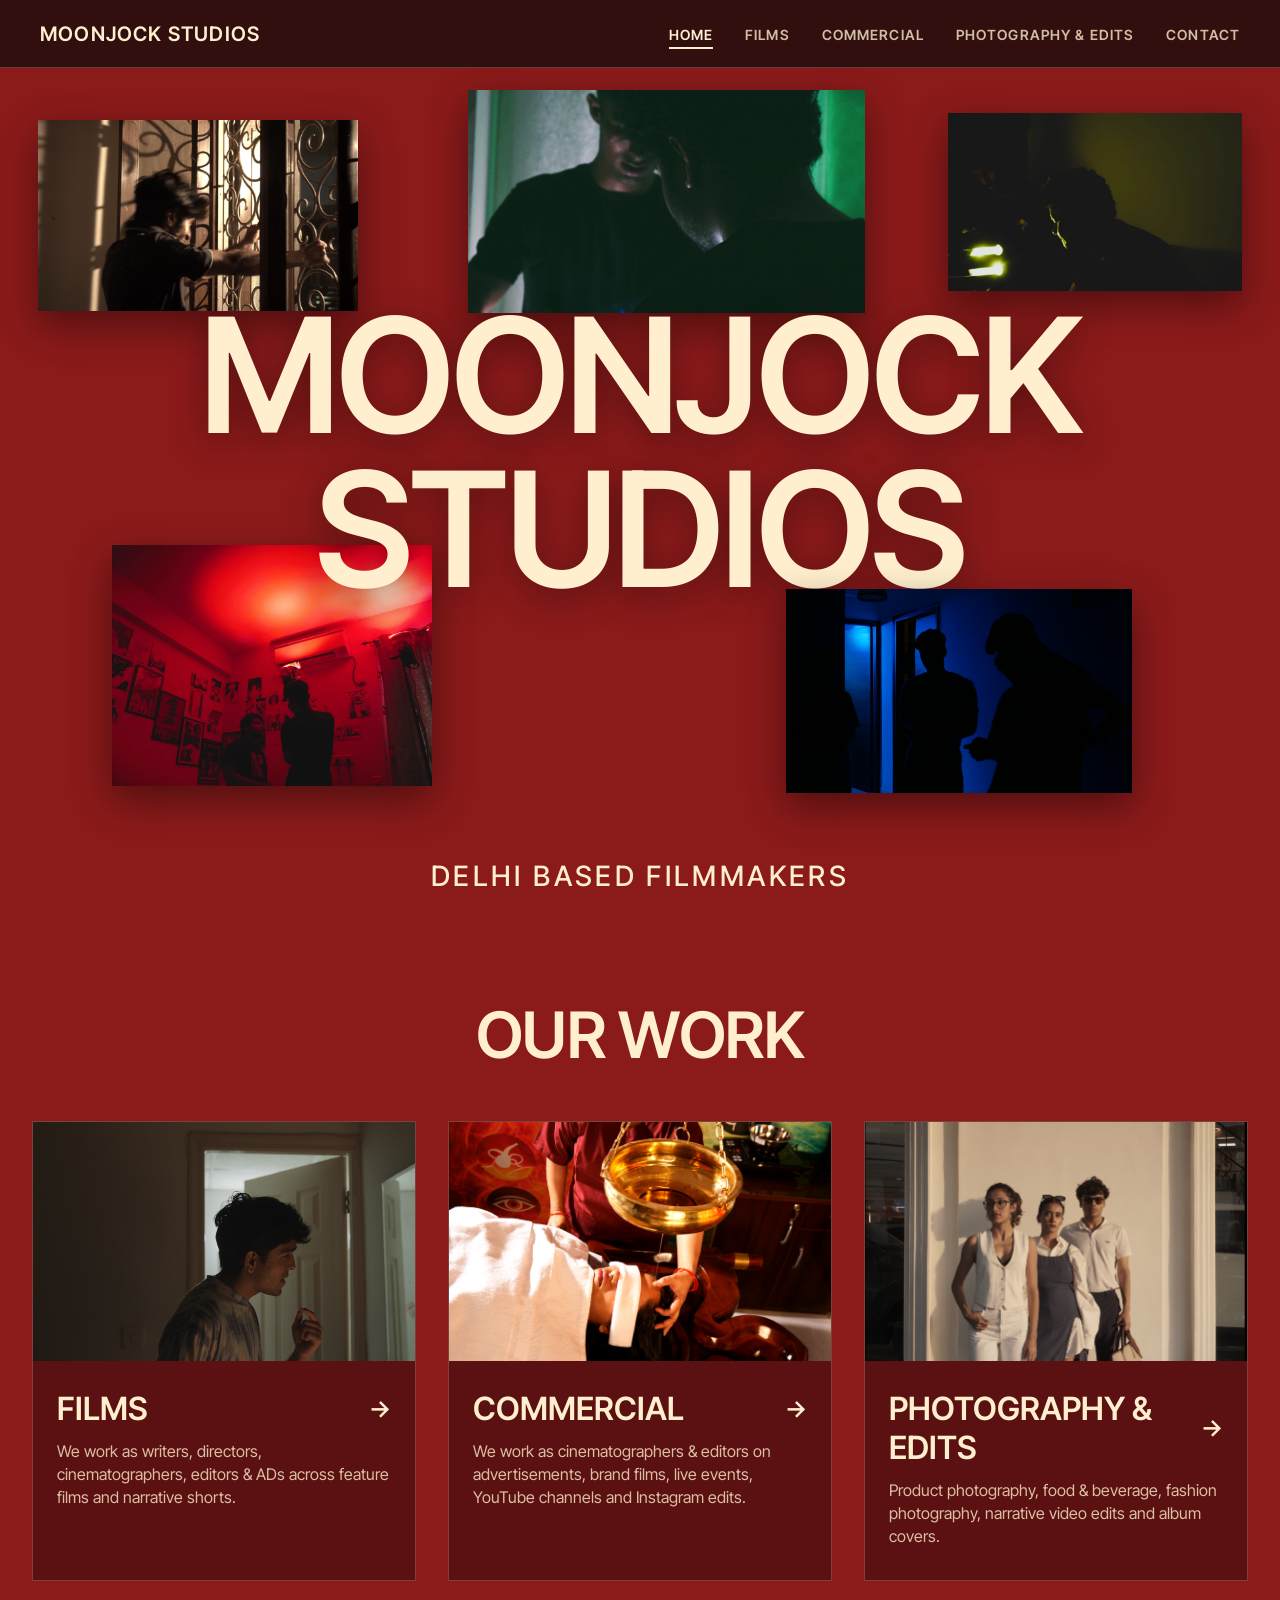
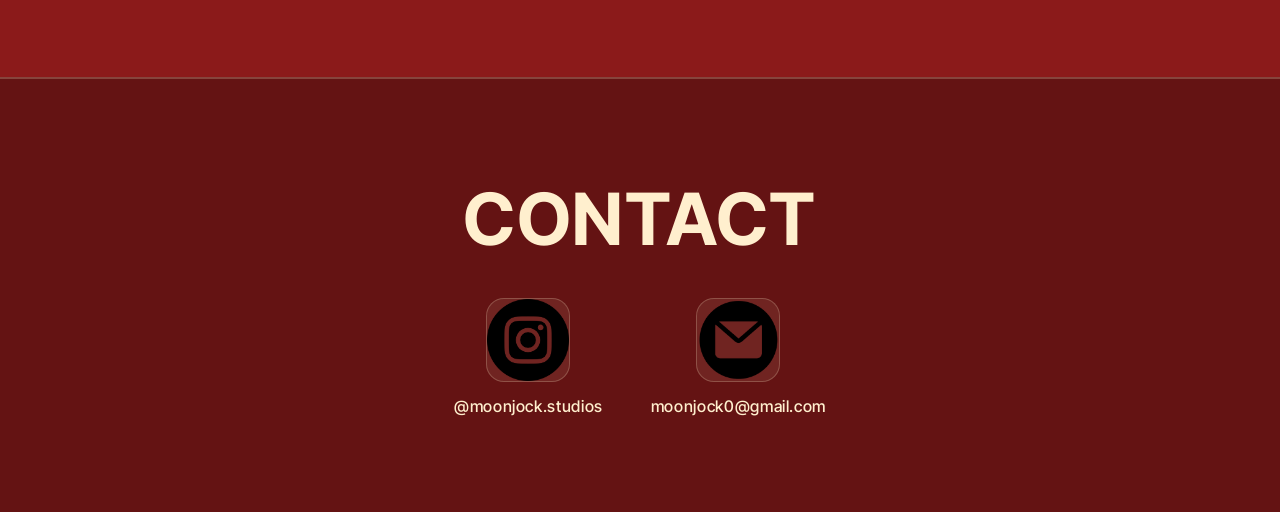
<file: index.html>
<!DOCTYPE html>
<html lang="en">
<head>
  <meta charset="UTF-8">
  <meta name="viewport" content="width=device-width, initial-scale=1.0">
  <title>Moonjock Studios — Portfolio</title>
  <meta name="description" content="Moonjock Studios — Delhi-based filmmaking, commercial production, photography, and editing studio.">
  <link rel="stylesheet" href="styles.css">
</head>
<body class="theme-home">

  <!-- Shared Top Navbar -->
  <nav class="site-nav">
    <a href="index.html" class="nav-brand">Moonjock Studios</a>
    <button class="nav-toggle" aria-label="Toggle navigation">☰</button>
    <ul class="nav-links">
      <li><a href="index.html" class="active">Home</a></li>
      <li><a href="film.html">Films</a></li>
      <li><a href="commercial.html">Commercial</a></li>
      <li><a href="photography.html">Photography &amp; Edits</a></li>
      <li><a href="#contact">Contact</a></li>
    </ul>
  </nav>

  <!-- Cover Hero Section (Matched to Readymag Slide 1) -->
  <header class="hero-cover">
    <div class="hero-floating-stage">
      <!-- 5 Animated Floating Stills -->
      <div class="floating-still still-1 viewable">
        <img srcset="assets/image-06b6cd18-983a-4180-930e-0b233f5ad305_002_tHrs.webp 2x, assets/image-06b6cd18-983a-4180-930e-0b233f5ad305_tHrs.webp 3x"
             src="assets/image-06b6cd18-983a-4180-930e-0b233f5ad305_002_tHrs.webp"
             alt="Moonjock Studios Still 1">
      </div>

      <div class="floating-still still-2 viewable">
        <img srcset="assets/image-b674aa3a-7c13-442e-8bee-c798410238c5_tHrs.webp 2x, assets/image-b674aa3a-7c13-442e-8bee-c798410238c5_002_tHrs.webp 3x"
             src="assets/image-b674aa3a-7c13-442e-8bee-c798410238c5_tHrs.webp"
             alt="Moonjock Studios Still 2">
      </div>

      <div class="floating-still still-3 viewable">
        <img srcset="assets/image-54b45bd5-652c-48dc-968a-588cb169b3f2_002_tHrs.webp 2x, assets/image-54b45bd5-652c-48dc-968a-588cb169b3f2_tHrs.webp 3x"
             src="assets/image-54b45bd5-652c-48dc-968a-588cb169b3f2_002_tHrs.webp"
             alt="Moonjock Studios Still 3">
      </div>

      <div class="floating-still still-4 viewable">
        <img srcset="assets/image-2709cfb1-0a32-4f9b-a03f-fefb0e69082f_002_tHrs.webp 2x, assets/image-2709cfb1-0a32-4f9b-a03f-fefb0e69082f_tHrs.webp 3x"
             src="assets/image-2709cfb1-0a32-4f9b-a03f-fefb0e69082f_002_tHrs.webp"
             alt="Moonjock Studios Still 4">
      </div>

      <div class="floating-still still-5 viewable">
        <img srcset="assets/image-689da0e2-1add-42e2-89f8-6d1dc710c778_tHrs.webp 2x, assets/image-689da0e2-1add-42e2-89f8-6d1dc710c778_002_tHrs.webp 3x"
             src="assets/image-689da0e2-1add-42e2-89f8-6d1dc710c778_tHrs.webp"
             alt="Moonjock Studios Still 5">
      </div>

      <div class="hero-title-wrap">
        <h1 class="hero-title">MOONJOCK<br>STUDIOS</h1>
      </div>
    </div>

    <p class="hero-subtitle">DELHI BASED FILMMAKERS</p>
  </header>

  <!-- Portfolio Categories Hub -->
  <section class="work-directory" id="work">
    <h2 class="directory-heading">OUR WORK</h2>
    <div class="directory-grid">

      <!-- Card 1: Films -->
      <a href="film.html" class="directory-card">
        <div class="directory-card-thumb">
          <img src="assets/image-3eee9886-c268-4ab2-82a3-4e87c788ca1c_tHrs.webp" alt="Films Portfolio">
        </div>
        <div class="directory-card-body">
          <div class="directory-card-title">
            <span>FILMS</span>
            <span class="directory-card-arrow">→</span>
          </div>
          <p class="directory-card-desc">
            We work as writers, directors, cinematographers, editors &amp; ADs across feature films and narrative shorts.
          </p>
        </div>
      </a>

      <!-- Card 2: Commercial -->
      <a href="commercial.html" class="directory-card">
        <div class="directory-card-thumb">
          <img src="assets/image-d9e9e31e-cb1f-40ee-92ec-ee468d00972c_002_tHrs.webp" alt="Commercial Portfolio">
        </div>
        <div class="directory-card-body">
          <div class="directory-card-title">
            <span>COMMERCIAL</span>
            <span class="directory-card-arrow">→</span>
          </div>
          <p class="directory-card-desc">
            We work as cinematographers &amp; editors on advertisements, brand films, live events, YouTube channels and Instagram edits.
          </p>
        </div>
      </a>

      <!-- Card 3: Photography & Edits -->
      <a href="photography.html" class="directory-card">
        <div class="directory-card-thumb">
          <img src="assets/image-85e1f656-4c23-4c4d-80c2-c2f68f12d031_002_tHrs.webp" alt="Photography & Edits Portfolio">
        </div>
        <div class="directory-card-body">
          <div class="directory-card-title">
            <span>PHOTOGRAPHY &amp; EDITS</span>
            <span class="directory-card-arrow">→</span>
          </div>
          <p class="directory-card-desc">
            Product photography, food &amp; beverage, fashion photography, narrative video edits and album covers.
          </p>
        </div>
      </a>

    </div>
  </section>

  <!-- Contact Section (Matched to Readymag Slide 5) -->
  <footer class="contact-section" id="contact">
    <h2 class="contact-title">CONTACT</h2>
    <div class="contact-links">
      <a href="https://www.instagram.com/moonjock.studios?obrf=ZWNiZWg4N25ucDJ6" target="_blank" rel="noopener" class="contact-link-item">
        <div class="contact-icon-box">
          <img srcset="assets/image-efb0baba-76b4-441f-a716-4bd77c268e4e_tHrs.webp 2x, assets/image-efb0baba-76b4-441f-a716-4bd77c268e4e_002_tHrs.webp 3x"
               src="assets/image-efb0baba-76b4-441f-a716-4bd77c268e4e_tHrs.webp"
               alt="Instagram">
        </div>
        <span class="contact-link-label">@moonjock.studios</span>
      </a>

      <a href="mailto:moonjock0@gmail.com" class="contact-link-item">
        <div class="contact-icon-box">
          <img srcset="assets/image-2618921a-3237-41ff-9896-d4322df9dd21_tHrs.webp 2x, assets/image-2618921a-3237-41ff-9896-d4322df9dd21_002_tHrs.webp 3x"
               src="assets/image-2618921a-3237-41ff-9896-d4322df9dd21_tHrs.webp"
               alt="Email Moonjock Studios">
        </div>
        <span class="contact-link-label">moonjock0@gmail.com</span>
      </a>
    </div>
  </footer>

  <script src="script.js"></script>
</body>
</html>
</file>
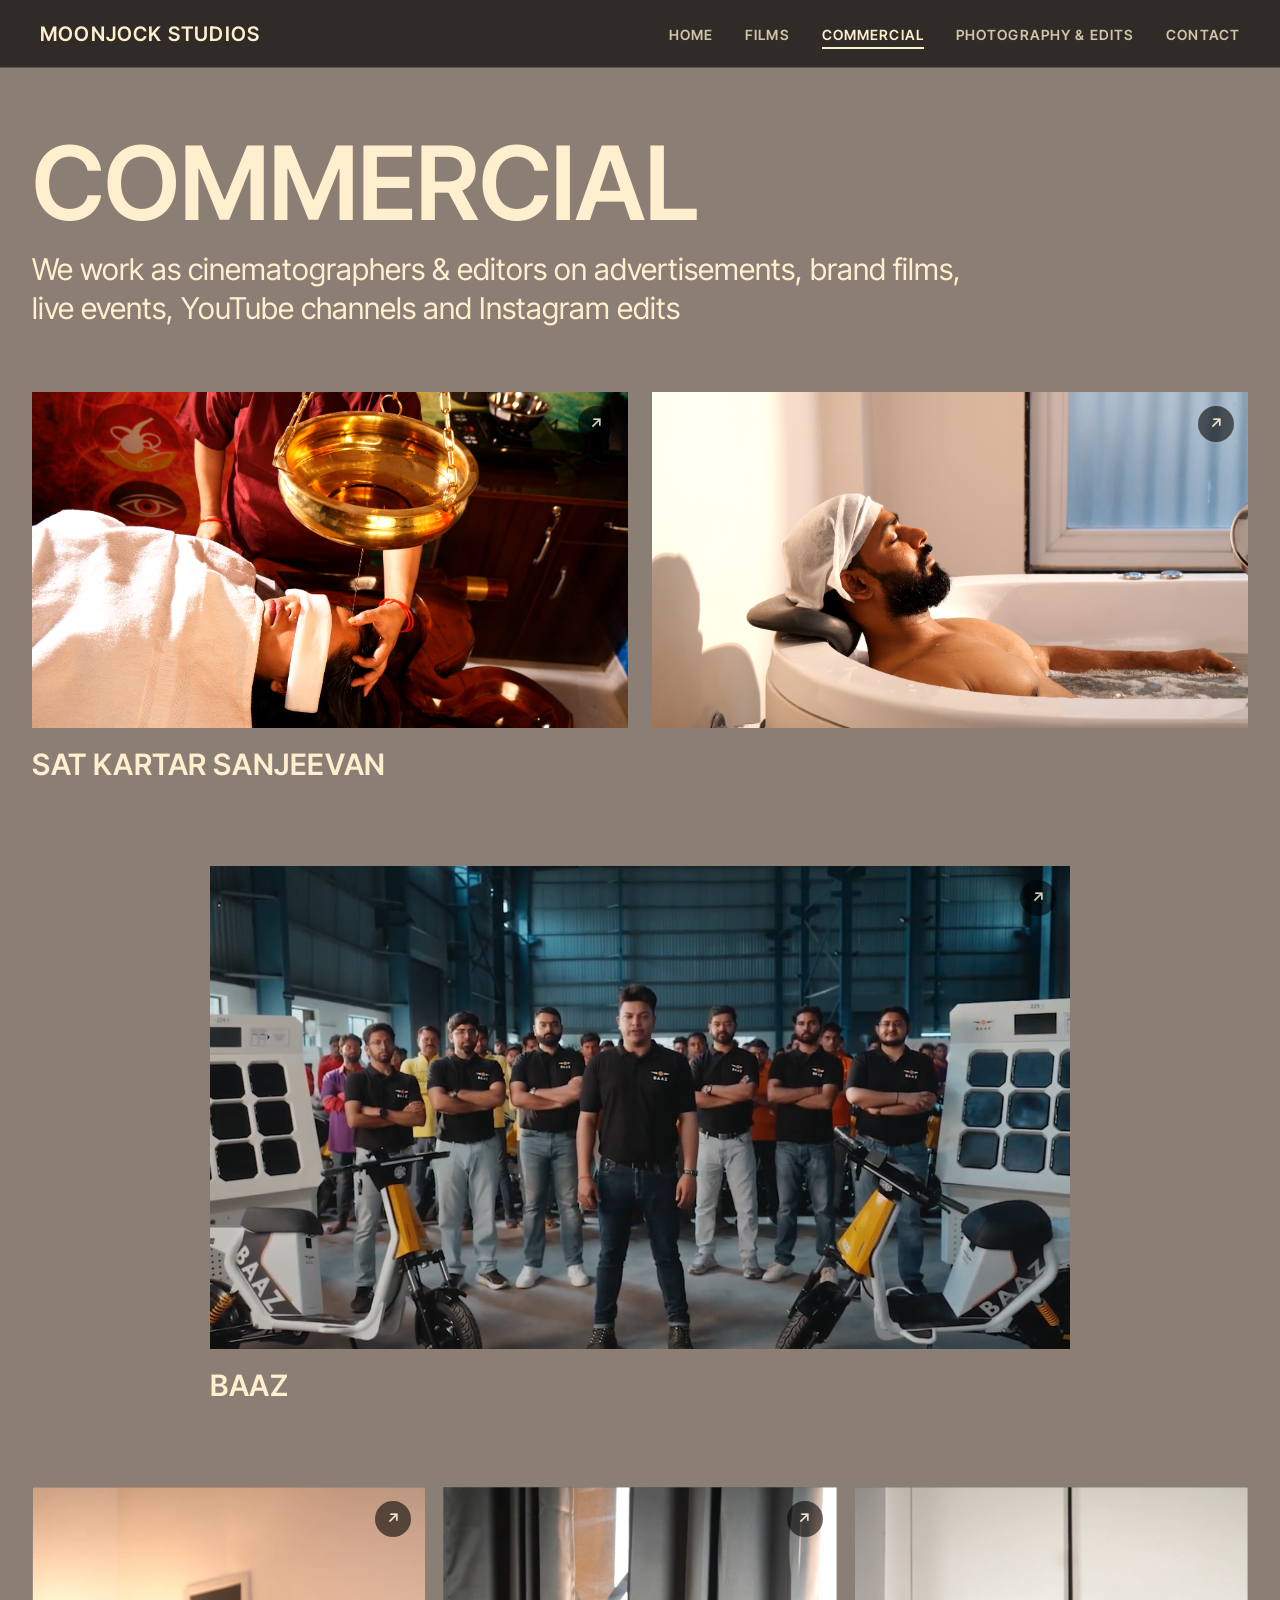
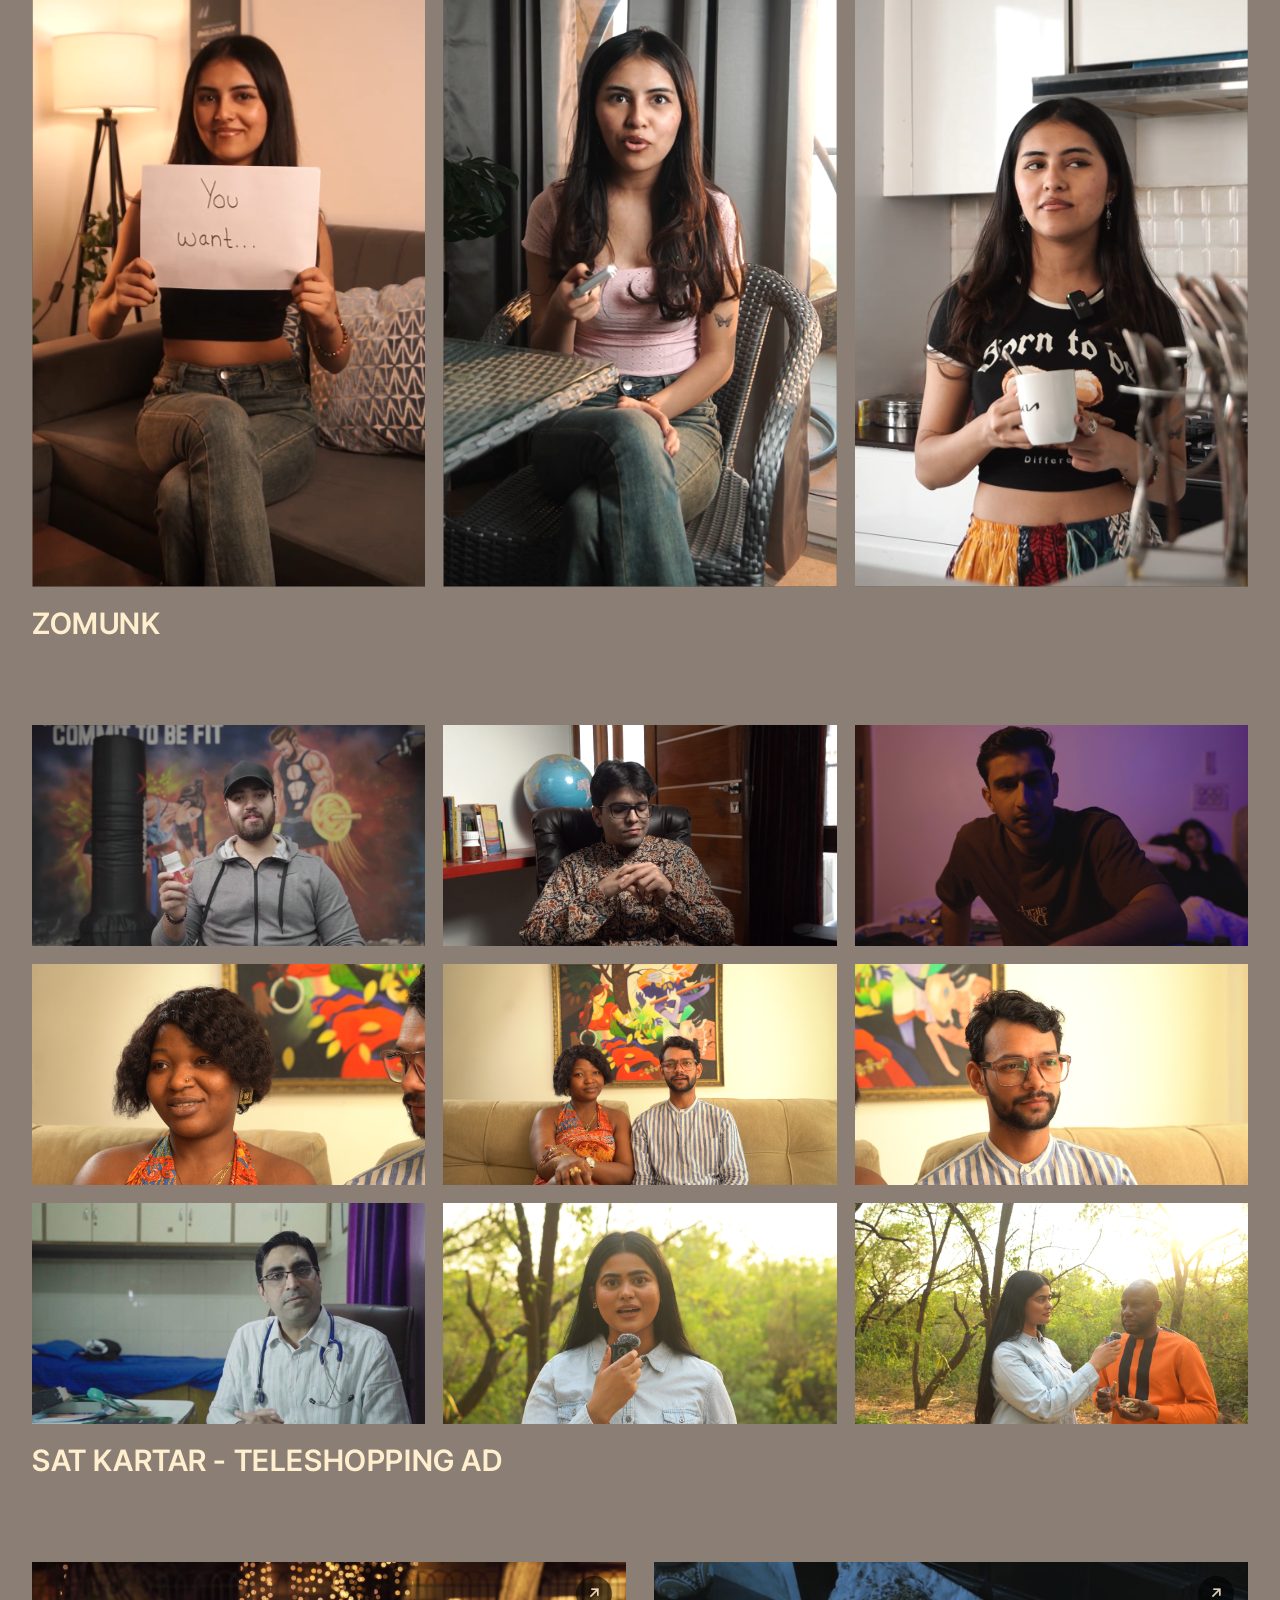
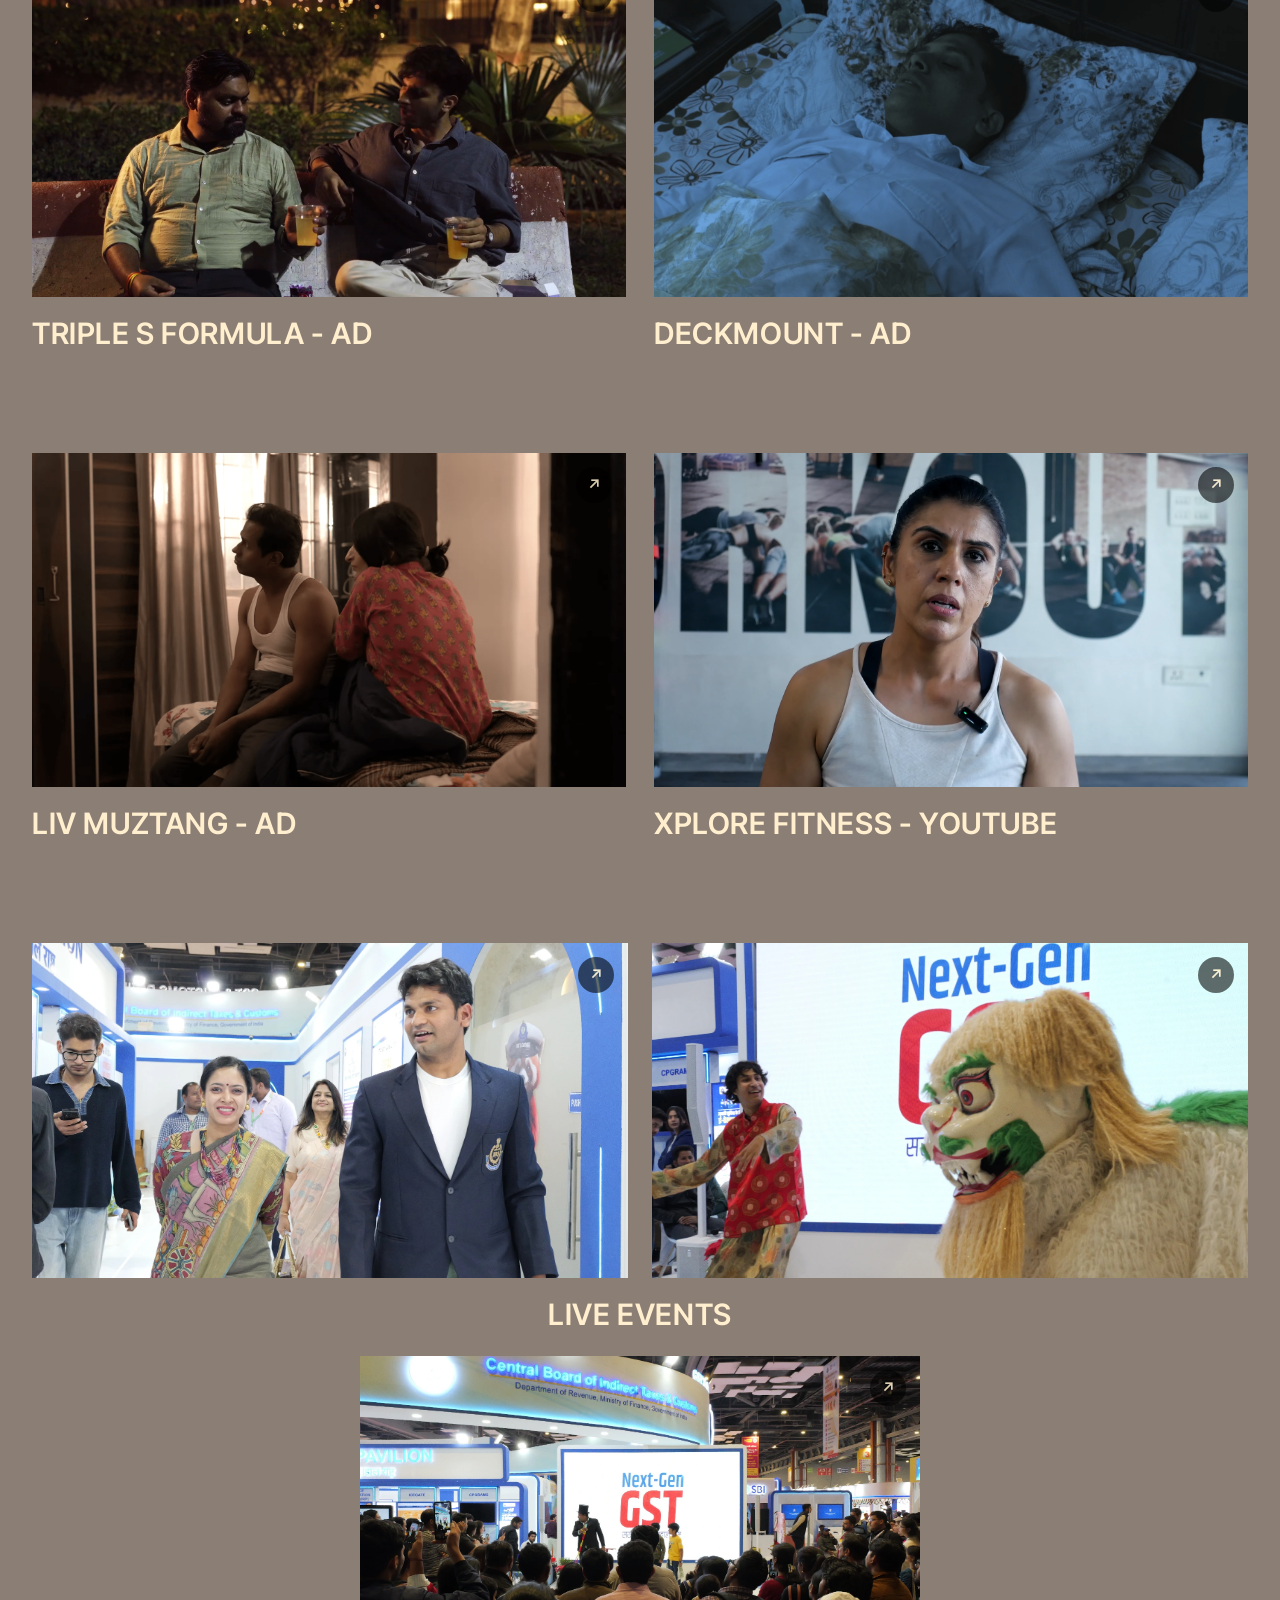
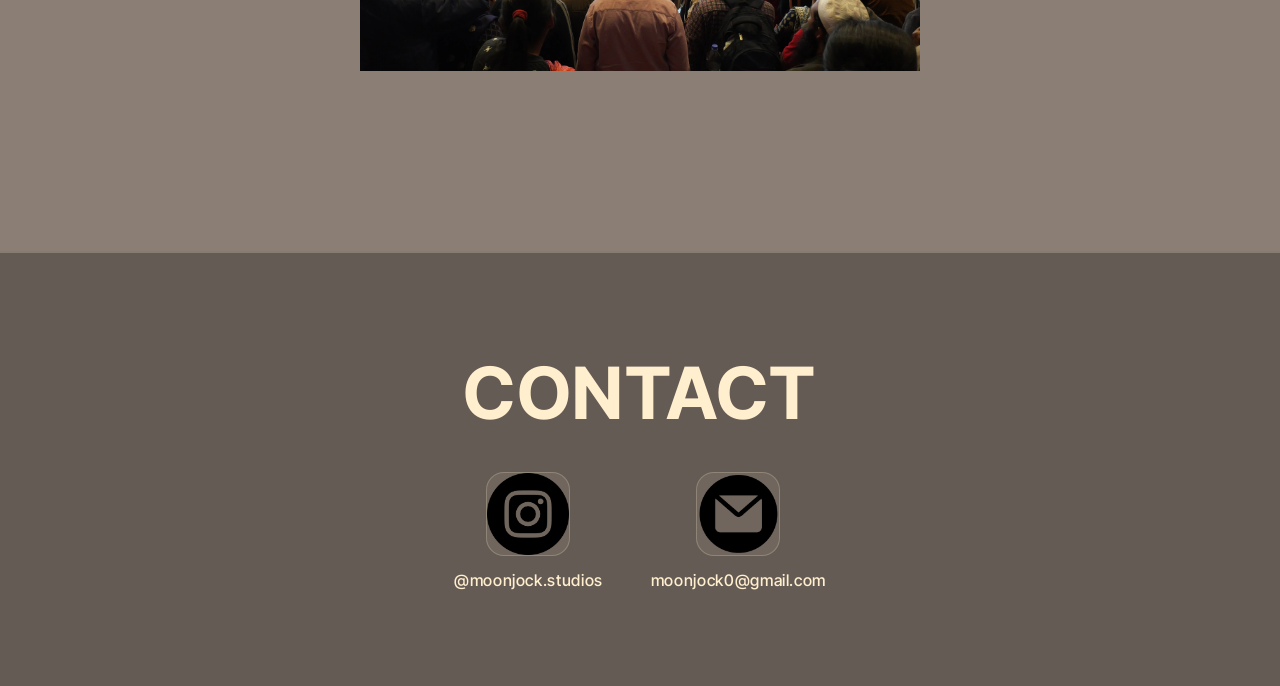
<file: commercial.html>
<!DOCTYPE html>
<html lang="en">
<head>
  <meta charset="UTF-8">
  <meta name="viewport" content="width=device-width, initial-scale=1.0">
  <title>Commercial — Moonjock Studios</title>
  <meta name="description" content="Commercial work by Moonjock Studios — We work as cinematographers & editors on advertisements, brand films, live events, YouTube channels and Instagram edits.">
  <link rel="stylesheet" href="styles.css">
</head>
<body class="theme-commercial">

  <!-- Shared Top Navbar -->
  <nav class="site-nav">
    <a href="index.html" class="nav-brand">Moonjock Studios</a>
    <button class="nav-toggle" aria-label="Toggle navigation">☰</button>
    <ul class="nav-links">
      <li><a href="index.html">Home</a></li>
      <li><a href="film.html">Films</a></li>
      <li><a href="commercial.html" class="active">Commercial</a></li>
      <li><a href="photography.html">Photography &amp; Edits</a></li>
      <li><a href="#contact">Contact</a></li>
    </ul>
  </nav>

  <main class="portfolio-page">
    <header class="page-header">
      <h1 class="page-title">COMMERCIAL</h1>
      <p class="page-subtitle">We work as cinematographers &amp; editors on advertisements, brand films, live events, YouTube channels and Instagram edits</p>
    </header>

    <!-- 1. SAT KARTAR SANJEEVAN -->
    <section class="project-section">
      <div class="project-grid-2">
        <a href="https://youtube.com/shorts/Dota1v7bBo4?feature=share" target="_blank" rel="noopener" class="media-item ratio-16-9">
          <img srcset="assets/image-d9e9e31e-cb1f-40ee-92ec-ee468d00972c_002_tHrs.webp 2x, assets/image-d9e9e31e-cb1f-40ee-92ec-ee468d00972c_tHrs.webp 3x"
               src="assets/image-d9e9e31e-cb1f-40ee-92ec-ee468d00972c_002_tHrs.webp"
               alt="Sat Kartar Sanjeevan 1">
        </a>
        <a href="https://youtube.com/shorts/4m-MGBChzcw?feature=share" target="_blank" rel="noopener" class="media-item ratio-16-9">
          <img srcset="assets/image-5ebe086c-0476-427e-88f9-c795f61fecb3_002_tHrs.webp 2x, assets/image-5ebe086c-0476-427e-88f9-c795f61fecb3_tHrs.webp 3x"
               src="assets/image-5ebe086c-0476-427e-88f9-c795f61fecb3_002_tHrs.webp"
               alt="Sat Kartar Sanjeevan 2">
        </a>
      </div>
      <h2 class="project-label">SAT KARTAR SANJEEVAN</h2>
    </section>

    <!-- 2. BAAZ -->
    <section class="project-section">
      <div class="project-banner">
        <a href="https://drive.google.com/file/d/1mn1cGJ2kZ58M5YLtaaYA6IJsWiE5xj35/view?usp=drive_link" target="_blank" rel="noopener" class="media-item ratio-16-9">
          <img src="assets/image-774ea1f3-3ac0-4610-9999-dd871284440e_tHrs.webp" alt="Baaz Commercial">
        </a>
        <h2 class="project-label">BAAZ</h2>
      </div>
    </section>

    <!-- 3. ZOMUNK -->
    <section class="project-section">
      <div class="project-grid-3">
        <a href="https://www.instagram.com/p/DX4RdVZTTQD/" target="_blank" rel="noopener" class="media-item rotated-90-wrap">
          <img srcset="assets/image-67380957-9771-4b5f-9b81-0788c7e8cbf5_tHrs.webp 2x, assets/image-67380957-9771-4b5f-9b81-0788c7e8cbf5_002_tHrs.webp 3x"
               src="assets/image-67380957-9771-4b5f-9b81-0788c7e8cbf5_tHrs.webp"
               alt="Zomunk Reel 1">
        </a>
        <a href="https://www.instagram.com/p/DXjnfMFzzsd/" target="_blank" rel="noopener" class="media-item rotated-90-wrap">
          <img srcset="assets/image-f0519037-e9fe-420e-ad63-4ee8f1c3a094_tHrs.webp 2x, assets/image-f0519037-e9fe-420e-ad63-4ee8f1c3a094_002_tHrs.webp 3x"
               src="assets/image-f0519037-e9fe-420e-ad63-4ee8f1c3a094_tHrs.webp"
               alt="Zomunk Reel 2">
        </a>
        <div class="media-item rotated-90-wrap viewable">
          <img srcset="assets/image-9ac7a2d0-2bfe-4a1e-9d82-7e99b8b775b6_002_tHrs.webp 2x, assets/image-9ac7a2d0-2bfe-4a1e-9d82-7e99b8b775b6_tHrs.webp 3x"
               src="assets/image-9ac7a2d0-2bfe-4a1e-9d82-7e99b8b775b6_002_tHrs.webp"
               alt="Zomunk Reel 3">
        </div>
      </div>
      <h2 class="project-label">ZOMUNK</h2>
    </section>

    <!-- 4. SAT KARTAR - TELESHOPPING AD (3x3 Grid) -->
    <section class="project-section">
      <div class="project-grid-3">
        <div class="media-item ratio-16-9 viewable">
          <img srcset="assets/image-aeeebcfc-784c-4fd5-9671-7a3eb992c076_tHrs.webp 2x, assets/image-aeeebcfc-784c-4fd5-9671-7a3eb992c076_002_tHrs.webp 3x"
               src="assets/image-aeeebcfc-784c-4fd5-9671-7a3eb992c076_tHrs.webp"
               alt="Sat Kartar Teleshopping Ad 1">
        </div>
        <div class="media-item ratio-16-9 viewable">
          <img srcset="assets/image-65d0f238-d0e1-4118-ac83-b3d728787479_tHrs.webp 2x, assets/image-65d0f238-d0e1-4118-ac83-b3d728787479_002_tHrs.webp 3x"
               src="assets/image-65d0f238-d0e1-4118-ac83-b3d728787479_tHrs.webp"
               alt="Sat Kartar Teleshopping Ad 2">
        </div>
        <div class="media-item ratio-16-9 viewable">
          <img srcset="assets/image-3c6f7039-0fa5-4080-bbab-a1abd469074b_tHrs.webp 2x, assets/image-3c6f7039-0fa5-4080-bbab-a1abd469074b_002_tHrs.webp 3x"
               src="assets/image-3c6f7039-0fa5-4080-bbab-a1abd469074b_tHrs.webp"
               alt="Sat Kartar Teleshopping Ad 3">
        </div>
        <div class="media-item ratio-16-9 viewable">
          <img srcset="assets/image-a7ed465a-eda7-458e-b7cd-4ccedcc18dab_002_tHrs.webp 2x, assets/image-a7ed465a-eda7-458e-b7cd-4ccedcc18dab_tHrs.webp 3x"
               src="assets/image-a7ed465a-eda7-458e-b7cd-4ccedcc18dab_002_tHrs.webp"
               alt="Sat Kartar Teleshopping Ad 4">
        </div>
        <div class="media-item ratio-16-9 viewable">
          <img srcset="assets/image-9ffd20a3-aded-4fe5-aa29-e92077ac3ea5_002_tHrs.webp 2x, assets/image-9ffd20a3-aded-4fe5-aa29-e92077ac3ea5_tHrs.webp 3x"
               src="assets/image-9ffd20a3-aded-4fe5-aa29-e92077ac3ea5_002_tHrs.webp"
               alt="Sat Kartar Teleshopping Ad 5">
        </div>
        <div class="media-item ratio-16-9 viewable">
          <img srcset="assets/image-7a4d8764-9301-4bf9-bbbb-26f68384fc65_tHrs.webp 2x, assets/image-7a4d8764-9301-4bf9-bbbb-26f68384fc65_002_tHrs.webp 3x"
               src="assets/image-7a4d8764-9301-4bf9-bbbb-26f68384fc65_tHrs.webp"
               alt="Sat Kartar Teleshopping Ad 6">
        </div>
        <div class="media-item ratio-16-9 viewable">
          <img srcset="assets/image-8d990e21-1412-486c-b08e-7df33dab136d_002_tHrs.webp 2x, assets/image-8d990e21-1412-486c-b08e-7df33dab136d_tHrs.webp 3x"
               src="assets/image-8d990e21-1412-486c-b08e-7df33dab136d_002_tHrs.webp"
               alt="Sat Kartar Teleshopping Ad 7">
        </div>
        <div class="media-item ratio-16-9 viewable">
          <img srcset="assets/image-b58013ae-2ec4-4494-8118-dd570e45f6d2_002_tHrs.webp 2x, assets/image-b58013ae-2ec4-4494-8118-dd570e45f6d2_tHrs.webp 3x"
               src="assets/image-b58013ae-2ec4-4494-8118-dd570e45f6d2_002_tHrs.webp"
               alt="Sat Kartar Teleshopping Ad 8">
        </div>
        <div class="media-item ratio-16-9 viewable">
          <img srcset="assets/image-1ead5cea-d774-412a-af78-e4b6cff66958_tHrs.webp 2x, assets/image-1ead5cea-d774-412a-af78-e4b6cff66958_002_tHrs.webp 3x"
               src="assets/image-1ead5cea-d774-412a-af78-e4b6cff66958_tHrs.webp"
               alt="Sat Kartar Teleshopping Ad 9">
        </div>
      </div>
      <h2 class="project-label">SAT KARTAR - TELESHOPPING AD</h2>
    </section>

    <!-- 5. TRIPLE S FORMULA & DECKMOUNT -->
    <section class="project-section">
      <div class="paired-work-grid">
        <div class="paired-work-card">
          <a href="https://youtu.be/0k29BdkPfUA" target="_blank" rel="noopener" class="media-item ratio-16-9">
            <img srcset="assets/image-c82b8176-3430-40d3-9730-a7adc663aa5b_tHrs.webp 2x, assets/image-c82b8176-3430-40d3-9730-a7adc663aa5b_002_tHrs.webp 3x"
                 src="assets/image-c82b8176-3430-40d3-9730-a7adc663aa5b_tHrs.webp"
                 alt="Triple S Formula Ad">
          </a>
          <h2 class="project-label">TRIPLE S FORMULA - AD</h2>
        </div>
        <div class="paired-work-card">
          <a href="https://youtu.be/S65RuMZ_FTA" target="_blank" rel="noopener" class="media-item ratio-16-9">
            <img srcset="assets/image-6895440e-4710-4198-a013-9bfcf02839d6_002_tHrs.webp 2x, assets/image-6895440e-4710-4198-a013-9bfcf02839d6_tHrs.webp 3x"
                 src="assets/image-6895440e-4710-4198-a013-9bfcf02839d6_002_tHrs.webp"
                 alt="Deckmount Ad">
          </a>
          <h2 class="project-label">DECKMOUNT - AD</h2>
        </div>
      </div>
    </section>

    <!-- 6. LIV MUZTANG & XPLORE FITNESS -->
    <section class="project-section">
      <div class="paired-work-grid">
        <div class="paired-work-card">
          <a href="https://youtu.be/DKDpa1gfIvQ" target="_blank" rel="noopener" class="media-item ratio-16-9">
            <img srcset="assets/image-edfde830-cc4f-47ae-bf7c-b8178f7ea5b4_tHrs.webp 2x, assets/image-edfde830-cc4f-47ae-bf7c-b8178f7ea5b4_002_tHrs.webp 3x"
                 src="assets/image-edfde830-cc4f-47ae-bf7c-b8178f7ea5b4_tHrs.webp"
                 alt="Liv Muztang Ad">
          </a>
          <h2 class="project-label">LIV MUZTANG - AD</h2>
        </div>
        <div class="paired-work-card">
          <a href="https://www.youtube.com/watch?v=Nch9klrVcEo&amp;t=27s" target="_blank" rel="noopener" class="media-item ratio-16-9">
            <img srcset="assets/image-13c30e30-6699-42f4-bbf2-e9afa988db8b_tHrs.webp 2x, assets/image-13c30e30-6699-42f4-bbf2-e9afa988db8b_002_tHrs.webp 3x"
                 src="assets/image-13c30e30-6699-42f4-bbf2-e9afa988db8b_tHrs.webp"
                 alt="Xplore Fitness YouTube">
          </a>
          <h2 class="project-label">XPLORE FITNESS - YOUTUBE</h2>
        </div>
      </div>
    </section>

    <!-- 7. LIVE EVENTS -->
    <section class="project-section">
      <div class="project-grid-2">
        <a href="https://www.instagram.com/p/DRHUeIdEoAg/" target="_blank" rel="noopener" class="media-item ratio-16-9">
          <img src="assets/image-399afef0-7637-4408-9f0b-5ed0e5f0b49b_tHrs.webp" alt="Live Event 1">
        </a>
        <a href="https://www.instagram.com/p/DROvOwhEsQx/" target="_blank" rel="noopener" class="media-item ratio-16-9">
          <img src="assets/image-939a1431-4347-4dd4-aff4-6c371dad32c2_tHrs.webp" alt="Live Event 2">
        </a>
      </div>
      <h2 class="project-label center">LIVE EVENTS</h2>
      <div class="project-center-single">
        <a href="https://www.instagram.com/p/DRkOdfikiXX/?img_index=1" target="_blank" rel="noopener" class="media-item ratio-16-9">
          <img src="assets/image-bb14915a-6c80-4dbd-b4b4-1c269ed7bb83_tHrs.webp" alt="Live Event 3">
        </a>
      </div>
    </section>
  </main>

  <!-- Shared Contact Footer -->
  <footer class="contact-section" id="contact">
    <h2 class="contact-title">CONTACT</h2>
    <div class="contact-links">
      <a href="https://www.instagram.com/moonjock.studios?obrf=ZWNiZWg4N25ucDJ6" target="_blank" rel="noopener" class="contact-link-item">
        <div class="contact-icon-box">
          <img srcset="assets/image-efb0baba-76b4-441f-a716-4bd77c268e4e_tHrs.webp 2x, assets/image-efb0baba-76b4-441f-a716-4bd77c268e4e_002_tHrs.webp 3x"
               src="assets/image-efb0baba-76b4-441f-a716-4bd77c268e4e_tHrs.webp"
               alt="Instagram">
        </div>
        <span class="contact-link-label">@moonjock.studios</span>
      </a>

      <a href="mailto:moonjock0@gmail.com" class="contact-link-item">
        <div class="contact-icon-box">
          <img srcset="assets/image-2618921a-3237-41ff-9896-d4322df9dd21_tHrs.webp 2x, assets/image-2618921a-3237-41ff-9896-d4322df9dd21_002_tHrs.webp 3x"
               src="assets/image-2618921a-3237-41ff-9896-d4322df9dd21_tHrs.webp"
               alt="Email Moonjock Studios">
        </div>
        <span class="contact-link-label">moonjock0@gmail.com</span>
      </a>
    </div>
  </footer>

  <script src="script.js"></script>
</body>
</html>
</file>
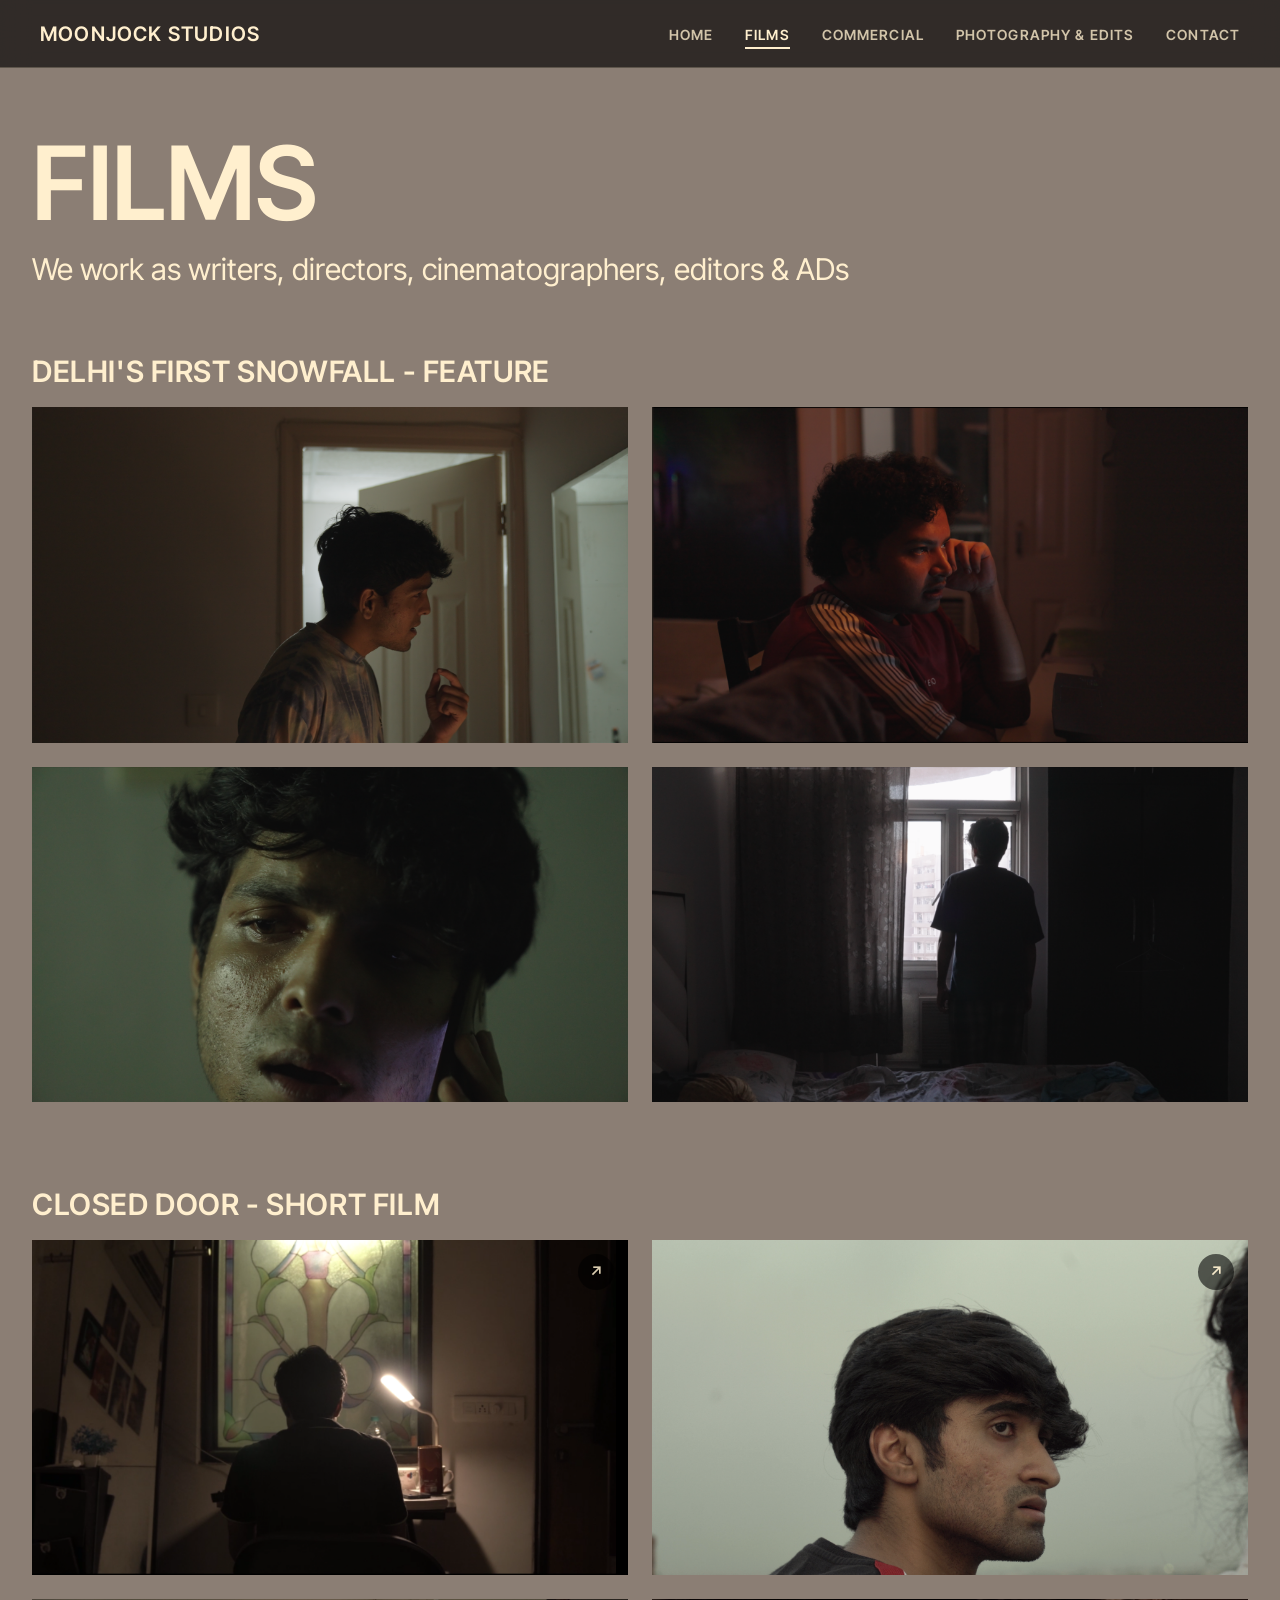
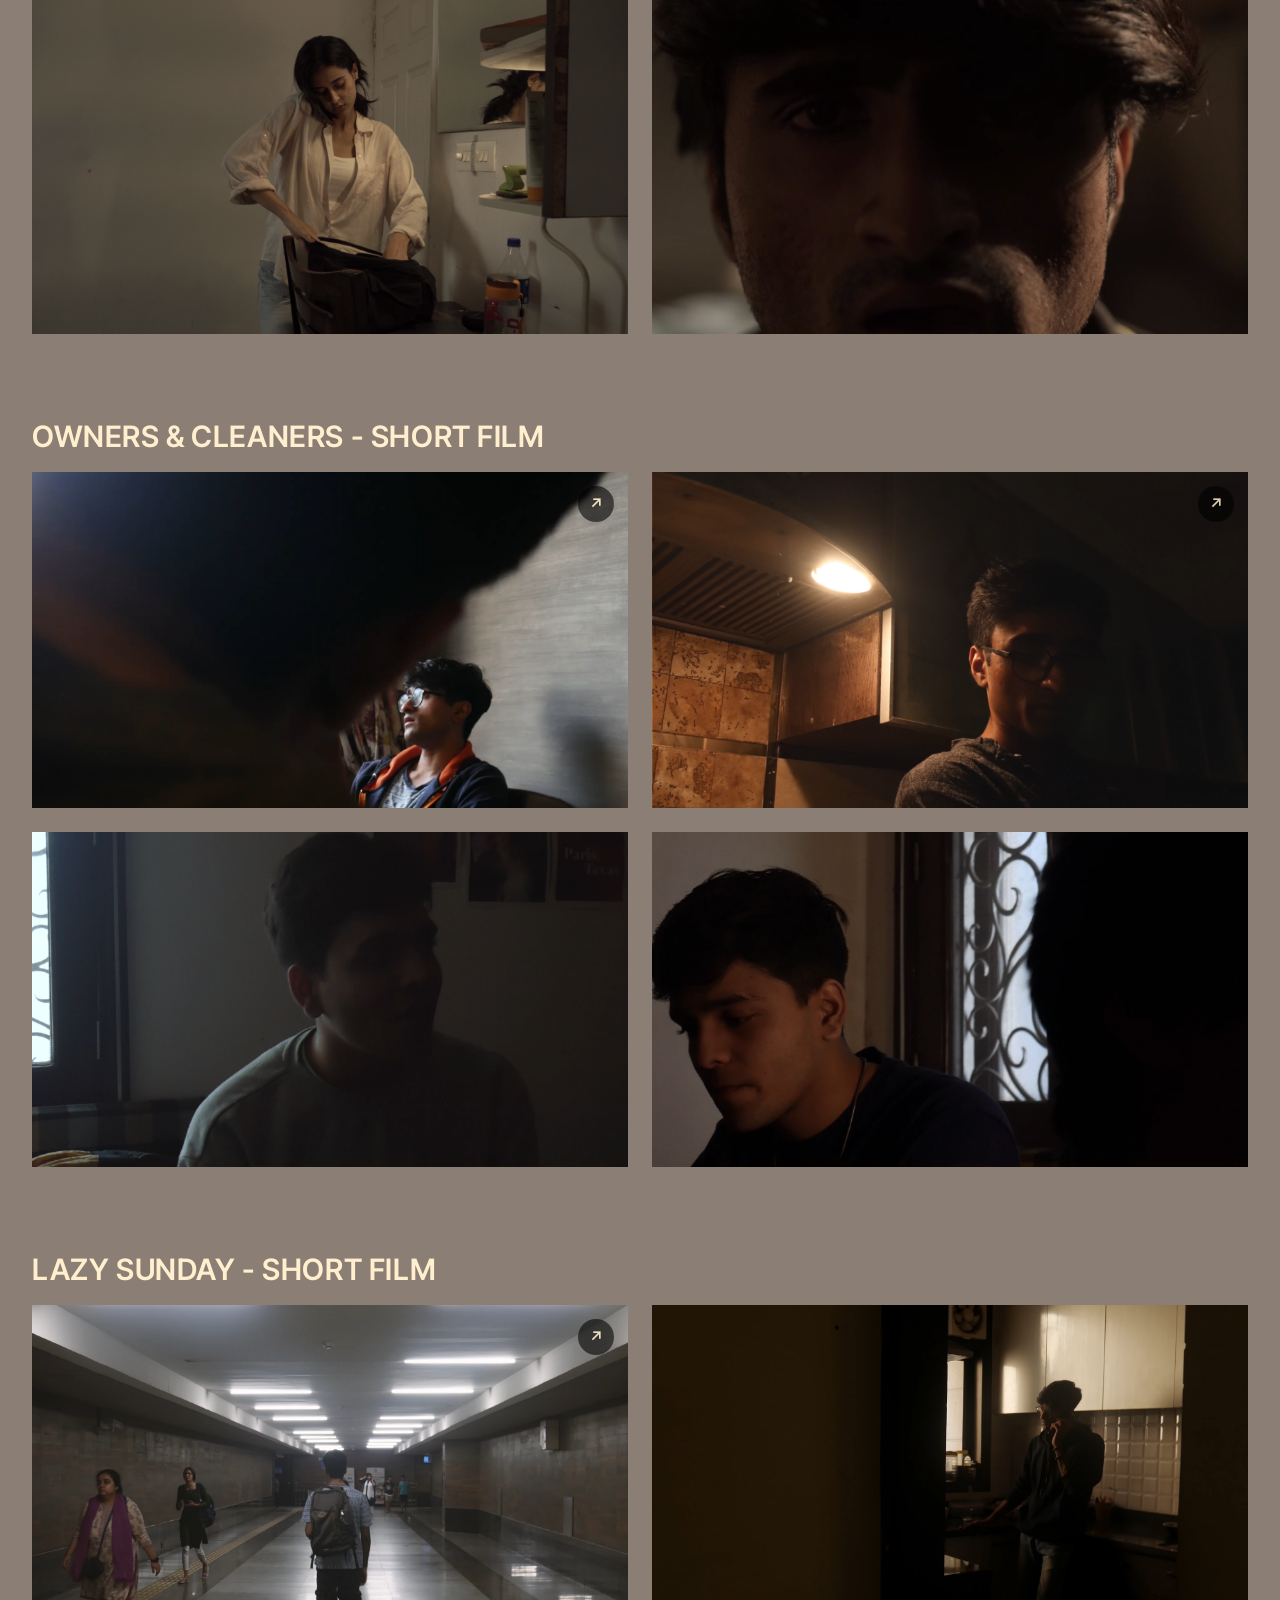
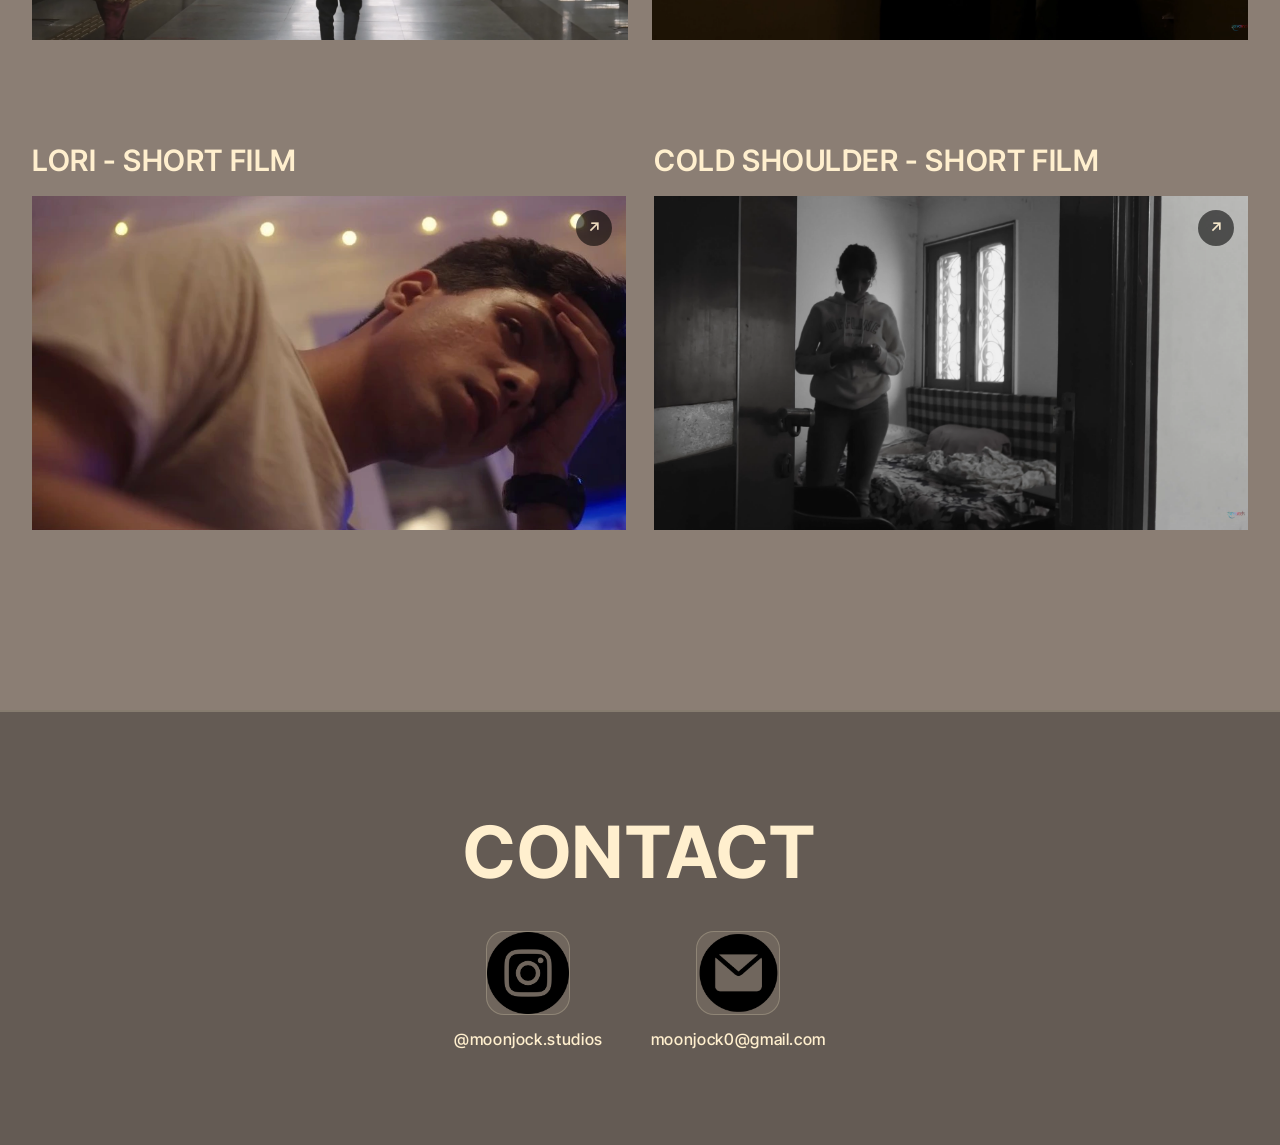
<file: film.html>
<!DOCTYPE html>
<html lang="en">
<head>
  <meta charset="UTF-8">
  <meta name="viewport" content="width=device-width, initial-scale=1.0">
  <title>Films — Moonjock Studios</title>
  <meta name="description" content="Films by Moonjock Studios — We work as writers, directors, cinematographers, editors & ADs.">
  <link rel="stylesheet" href="styles.css">
</head>
<body class="theme-taupe">

  <!-- Shared Top Navbar -->
  <nav class="site-nav">
    <a href="index.html" class="nav-brand">Moonjock Studios</a>
    <button class="nav-toggle" aria-label="Toggle navigation">☰</button>
    <ul class="nav-links">
      <li><a href="index.html">Home</a></li>
      <li><a href="film.html" class="active">Films</a></li>
      <li><a href="commercial.html">Commercial</a></li>
      <li><a href="photography.html">Photography &amp; Edits</a></li>
      <li><a href="#contact">Contact</a></li>
    </ul>
  </nav>

  <main class="portfolio-page">
    <header class="page-header">
      <h1 class="page-title">FILMS</h1>
      <p class="page-subtitle">We work as writers, directors, cinematographers, editors &amp; ADs</p>
    </header>

    <!-- 1. DELHI'S FIRST SNOWFALL - FEATURE -->
    <section class="project-section">
      <h2 class="project-label">DELHI'S FIRST SNOWFALL - FEATURE</h2>
      <div class="project-grid-2">
        <div class="media-item ratio-16-9 viewable">
          <img srcset="assets/image-3eee9886-c268-4ab2-82a3-4e87c788ca1c_tHrs.webp 2x, assets/image-3eee9886-c268-4ab2-82a3-4e87c788ca1c_002_tHrs.webp 3x"
               src="assets/image-3eee9886-c268-4ab2-82a3-4e87c788ca1c_tHrs.webp"
               alt="Delhi's First Snowfall Still 1">
        </div>
        <div class="media-item ratio-16-9 viewable">
          <img srcset="assets/image-17d534c4-cfe4-4c38-9c59-fcd3e256c743_tHrs.webp 2x, assets/image-17d534c4-cfe4-4c38-9c59-fcd3e256c743_002_tHrs.webp 3x"
               src="assets/image-17d534c4-cfe4-4c38-9c59-fcd3e256c743_tHrs.webp"
               alt="Delhi's First Snowfall Still 2">
        </div>
        <div class="media-item ratio-16-9 viewable">
          <img srcset="assets/image-3b1dc8d2-783f-485b-bad4-990d98d625bf_tHrs.webp 2x, assets/image-3b1dc8d2-783f-485b-bad4-990d98d625bf_002_tHrs.webp 3x"
               src="assets/image-3b1dc8d2-783f-485b-bad4-990d98d625bf_tHrs.webp"
               alt="Delhi's First Snowfall Still 3">
        </div>
        <div class="media-item ratio-16-9 viewable">
          <img srcset="assets/image-ec6d6f07-e991-4682-b7e5-d07fc49e721d_tHrs.webp 2x, assets/image-ec6d6f07-e991-4682-b7e5-d07fc49e721d_002_tHrs.webp 3x"
               src="assets/image-ec6d6f07-e991-4682-b7e5-d07fc49e721d_tHrs.webp"
               alt="Delhi's First Snowfall Still 4">
        </div>
      </div>
    </section>

    <!-- 2. CLOSED DOOR - SHORT FILM -->
    <section class="project-section">
      <h2 class="project-label">CLOSED DOOR - SHORT FILM</h2>
      <div class="project-grid-2">
        <a href="https://drive.google.com/file/d/1ufK-61CF2nngsLIyo3hHuIXmpVZpnrvb/view?usp=sharing" target="_blank" rel="noopener" class="media-item ratio-16-9">
          <img srcset="assets/image-3aa31ac7-36c4-43fa-9f94-95409c5374d9_tHrs.webp 2x, assets/image-3aa31ac7-36c4-43fa-9f94-95409c5374d9_002_tHrs.webp 3x"
               src="assets/image-3aa31ac7-36c4-43fa-9f94-95409c5374d9_tHrs.webp"
               alt="Closed Door Short Film 1">
        </a>
        <a href="https://drive.google.com/file/d/15hLxueIEv4DLq8_uyABQ02ikjPK_vl-q/view?usp=drive_link" target="_blank" rel="noopener" class="media-item ratio-16-9">
          <img srcset="assets/image-afbcc2ca-2c39-43f4-bfa6-ff605c28250e_002_tHrs.webp 2x, assets/image-afbcc2ca-2c39-43f4-bfa6-ff605c28250e_tHrs.webp 3x"
               src="assets/image-afbcc2ca-2c39-43f4-bfa6-ff605c28250e_002_tHrs.webp"
               alt="Closed Door Short Film 2">
        </a>
        <div class="media-item ratio-16-9 viewable">
          <img srcset="assets/image-b996f15b-5cd3-407d-ba2c-e2cbf9388149_tHrs.webp 2x, assets/image-b996f15b-5cd3-407d-ba2c-e2cbf9388149_002_tHrs.webp 3x"
               src="assets/image-b996f15b-5cd3-407d-ba2c-e2cbf9388149_tHrs.webp"
               alt="Closed Door Short Film 3">
        </div>
        <div class="media-item ratio-16-9 viewable">
          <img srcset="assets/image-dd638921-9b51-4ca2-a986-8e9a1770654c_tHrs.webp 2x, assets/image-dd638921-9b51-4ca2-a986-8e9a1770654c_002_tHrs.webp 3x"
               src="assets/image-dd638921-9b51-4ca2-a986-8e9a1770654c_tHrs.webp"
               alt="Closed Door Short Film 4">
        </div>
      </div>
    </section>

    <!-- 3. OWNERS & CLEANERS - SHORT FILM -->
    <section class="project-section">
      <h2 class="project-label">OWNERS &amp; CLEANERS - SHORT FILM</h2>
      <div class="project-grid-2">
        <a href="https://drive.google.com/file/d/1Na6qwES8ifuYKPju_2NdGL9NvuMIZTdo/view?usp=drive_link" target="_blank" rel="noopener" class="media-item ratio-16-9">
          <img srcset="assets/image-78118154-8336-41c6-a8f7-7cfe29f76b4c_002_tHrs.webp 2x, assets/image-78118154-8336-41c6-a8f7-7cfe29f76b4c_tHrs.webp 3x"
               src="assets/image-78118154-8336-41c6-a8f7-7cfe29f76b4c_002_tHrs.webp"
               alt="Owners & Cleaners Still 1">
        </a>
        <a href="https://drive.google.com/file/d/1ya2OWTyJGBhrZc0LZShTDVfLgn8T6zlt/view?usp=drive_link" target="_blank" rel="noopener" class="media-item ratio-16-9">
          <img srcset="assets/image-2927346a-d19f-4521-8f8b-3ecb1aba4e0f_002_tHrs.webp 2x, assets/image-2927346a-d19f-4521-8f8b-3ecb1aba4e0f_tHrs.webp 3x"
               src="assets/image-2927346a-d19f-4521-8f8b-3ecb1aba4e0f_002_tHrs.webp"
               alt="Owners & Cleaners Still 2">
        </a>
        <div class="media-item ratio-16-9 viewable">
          <img srcset="assets/image-767a83e5-1be8-4660-a5c0-63a98e6c0bae_002_tHrs.webp 2x, assets/image-767a83e5-1be8-4660-a5c0-63a98e6c0bae_tHrs.webp 3x"
               src="assets/image-767a83e5-1be8-4660-a5c0-63a98e6c0bae_002_tHrs.webp"
               alt="Owners & Cleaners Still 3">
        </div>
        <div class="media-item ratio-16-9 viewable">
          <img srcset="assets/image-12f9805e-60a2-47ec-98e5-38d5a350f655_tHrs.webp 2x, assets/image-12f9805e-60a2-47ec-98e5-38d5a350f655_002_tHrs.webp 3x"
               src="assets/image-12f9805e-60a2-47ec-98e5-38d5a350f655_tHrs.webp"
               alt="Owners & Cleaners Still 4">
        </div>
      </div>
    </section>

    <!-- 4. LAZY SUNDAY - SHORT FILM -->
    <section class="project-section">
      <h2 class="project-label">LAZY SUNDAY - SHORT FILM</h2>
      <div class="project-grid-2">
        <a href="https://youtu.be/4_aJIVlY2Qc?si=-oYDv-kIImduEvJ9" target="_blank" rel="noopener" class="media-item ratio-16-9">
          <img srcset="assets/image-cbed181f-1b7d-439d-a281-10575a71e250_tHrs.webp 2x, assets/image-cbed181f-1b7d-439d-a281-10575a71e250_002_tHrs.webp 3x"
               src="assets/image-cbed181f-1b7d-439d-a281-10575a71e250_tHrs.webp"
               alt="Lazy Sunday Short Film 1">
        </a>
        <div class="media-item ratio-16-9 viewable">
          <img srcset="assets/image-4fda48bb-4587-48f1-9589-b51c356c2be1_tHrs.webp 2x, assets/image-4fda48bb-4587-48f1-9589-b51c356c2be1_002_tHrs.webp 3x"
               src="assets/image-4fda48bb-4587-48f1-9589-b51c356c2be1_tHrs.webp"
               alt="Lazy Sunday Short Film 2">
        </div>
      </div>
    </section>

    <!-- 5. LORI & COLD SHOULDER - SHORT FILMS -->
    <section class="project-section">
      <div class="paired-work-grid">
        <div class="paired-work-card">
          <h2 class="project-label">LORI - SHORT FILM</h2>
          <a href="https://www.instagram.com/reel/C_x4B-KsLJm/" target="_blank" rel="noopener" class="media-item ratio-16-9">
            <img src="assets/image-98eb8caf-eb8f-4399-8741-3ecf408dabf6_tHrs.webp" alt="Lori Short Film">
          </a>
        </div>
        <div class="paired-work-card">
          <h2 class="project-label">COLD SHOULDER - SHORT FILM</h2>
          <a href="https://www.instagram.com/reel/C0gbkF1xJos/" target="_blank" rel="noopener" class="media-item ratio-16-9">
            <img srcset="assets/image-25dc7b01-c688-4744-8c5e-aa167c0a8c96_002_tHrs.webp 2x, assets/image-25dc7b01-c688-4744-8c5e-aa167c0a8c96_tHrs.webp 3x"
                 src="assets/image-25dc7b01-c688-4744-8c5e-aa167c0a8c96_002_tHrs.webp"
                 alt="Cold Shoulder Short Film">
          </a>
        </div>
      </div>
    </section>
  </main>

  <!-- Shared Contact Footer -->
  <footer class="contact-section" id="contact">
    <h2 class="contact-title">CONTACT</h2>
    <div class="contact-links">
      <a href="https://www.instagram.com/moonjock.studios?obrf=ZWNiZWg4N25ucDJ6" target="_blank" rel="noopener" class="contact-link-item">
        <div class="contact-icon-box">
          <img srcset="assets/image-efb0baba-76b4-441f-a716-4bd77c268e4e_tHrs.webp 2x, assets/image-efb0baba-76b4-441f-a716-4bd77c268e4e_002_tHrs.webp 3x"
               src="assets/image-efb0baba-76b4-441f-a716-4bd77c268e4e_tHrs.webp"
               alt="Instagram">
        </div>
        <span class="contact-link-label">@moonjock.studios</span>
      </a>

      <a href="mailto:moonjock0@gmail.com" class="contact-link-item">
        <div class="contact-icon-box">
          <img srcset="assets/image-2618921a-3237-41ff-9896-d4322df9dd21_tHrs.webp 2x, assets/image-2618921a-3237-41ff-9896-d4322df9dd21_002_tHrs.webp 3x"
               src="assets/image-2618921a-3237-41ff-9896-d4322df9dd21_tHrs.webp"
               alt="Email Moonjock Studios">
        </div>
        <span class="contact-link-label">moonjock0@gmail.com</span>
      </a>
    </div>
  </footer>

  <script src="script.js"></script>
</body>
</html>
</file>
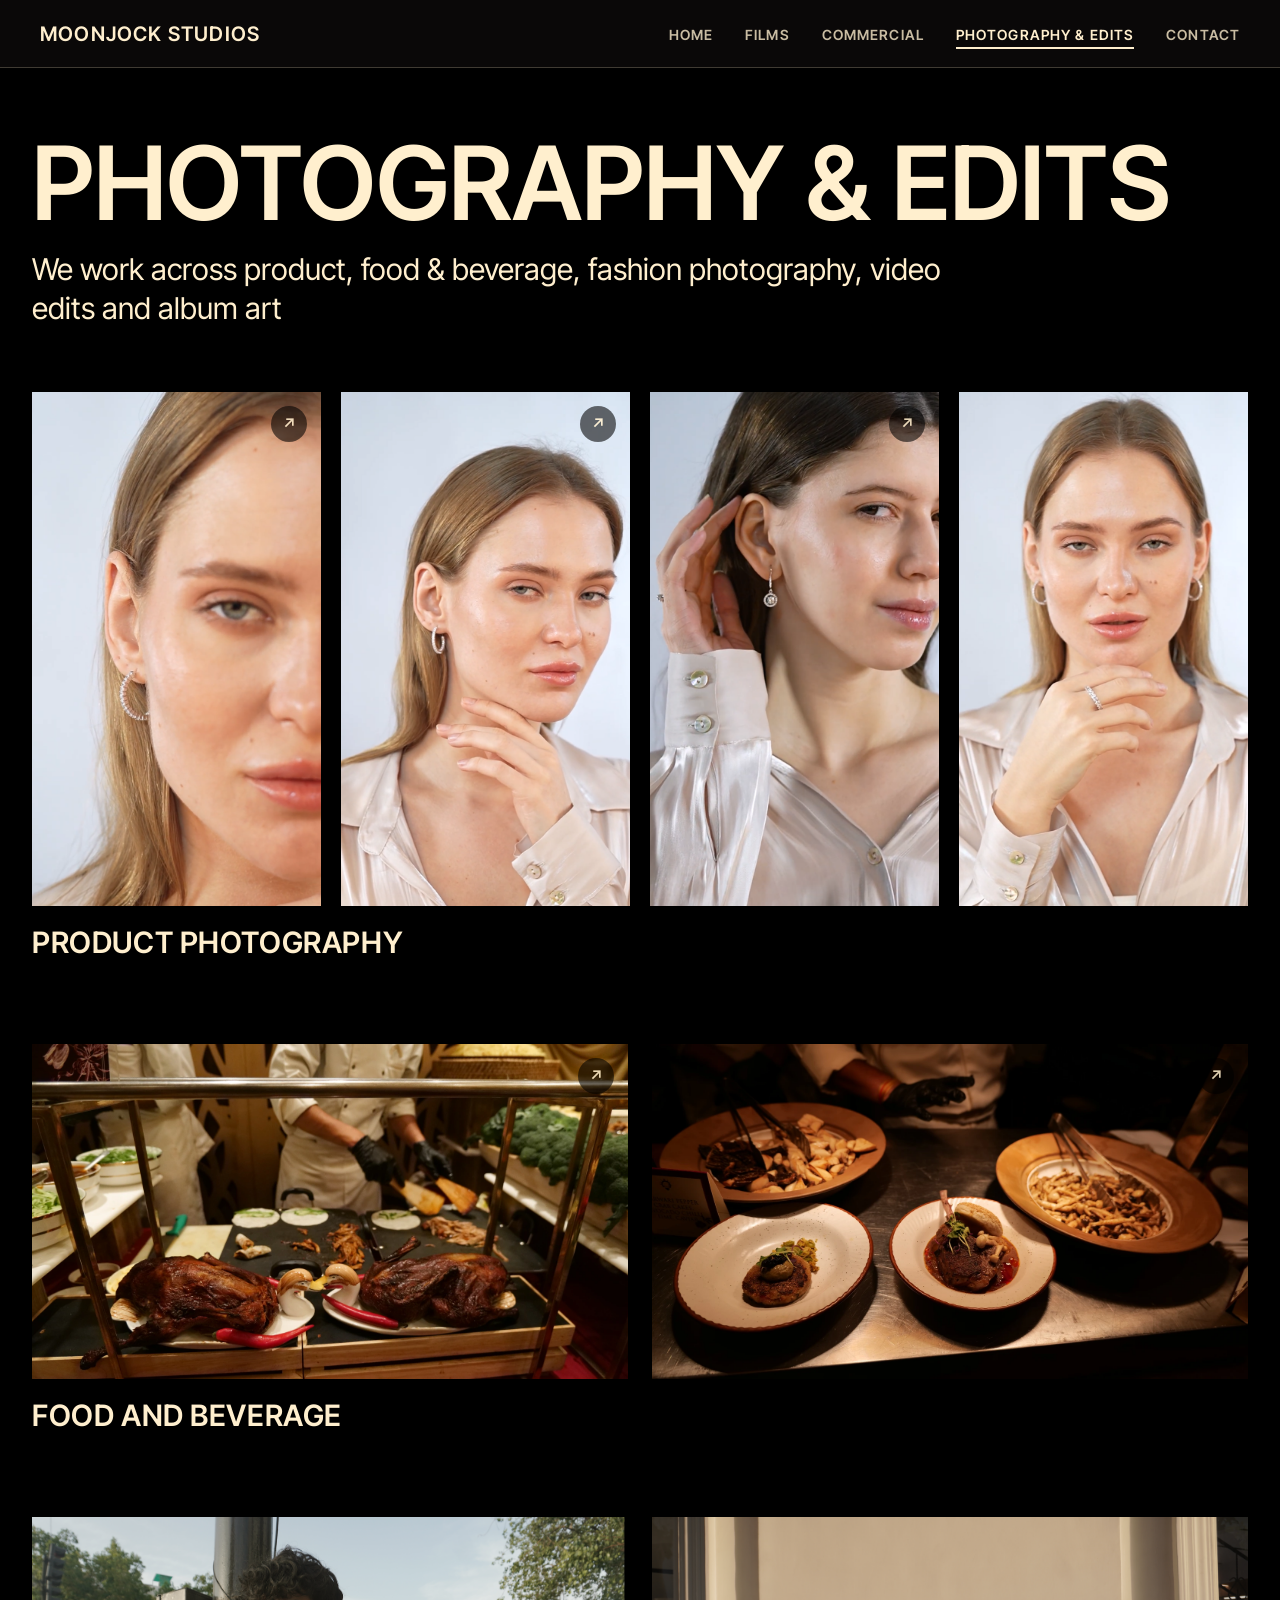
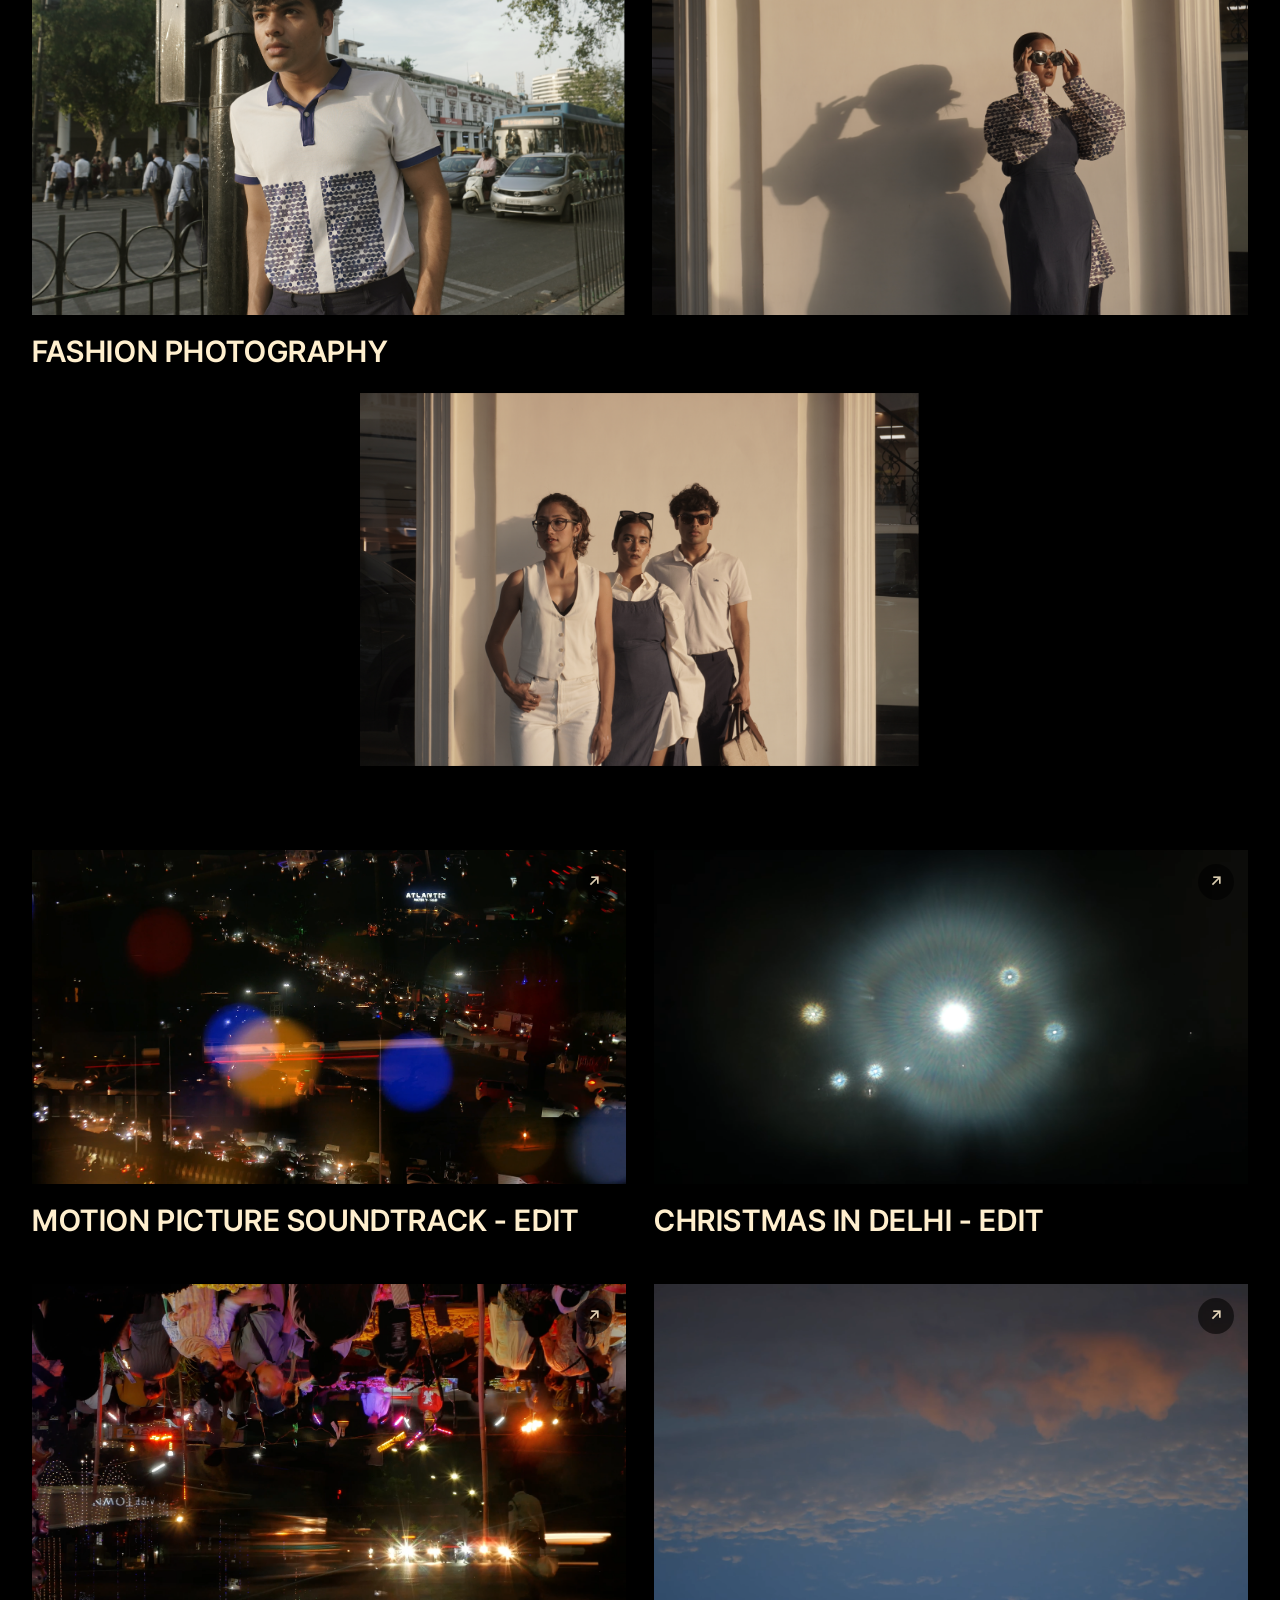
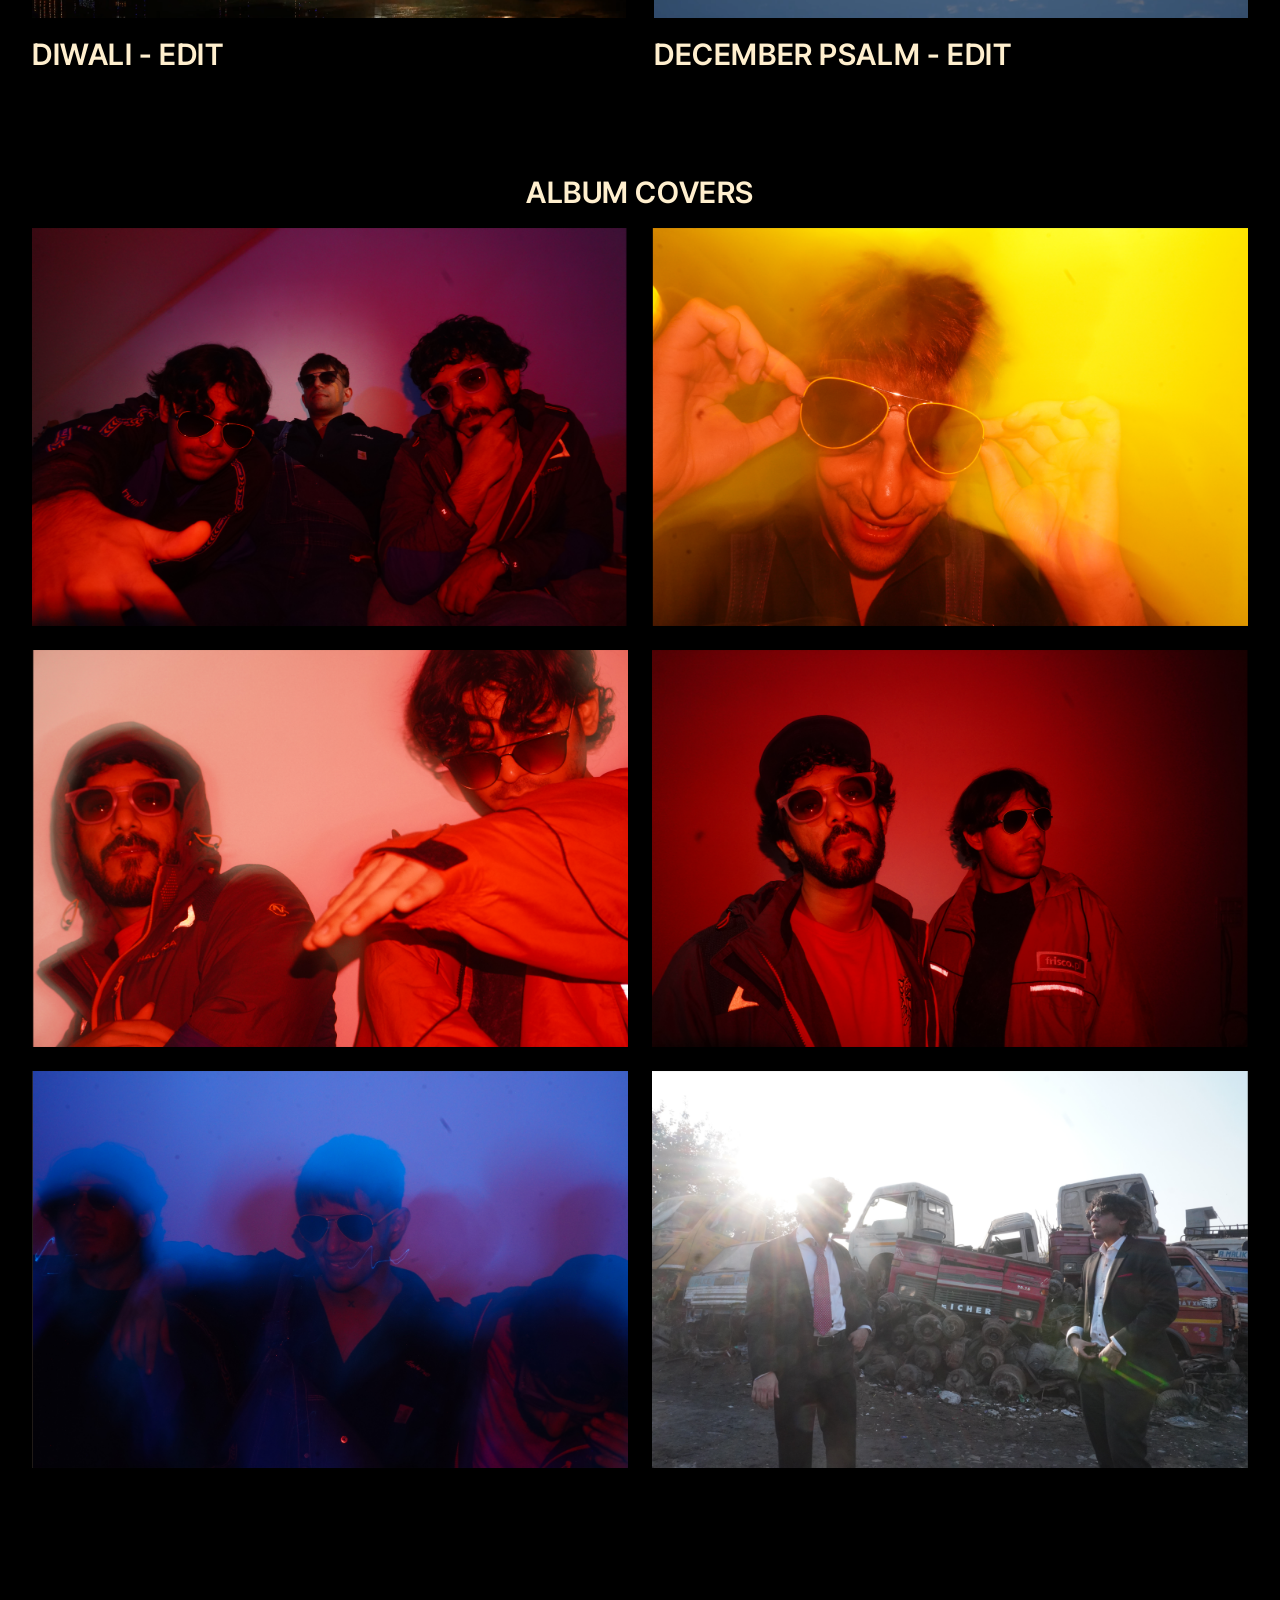
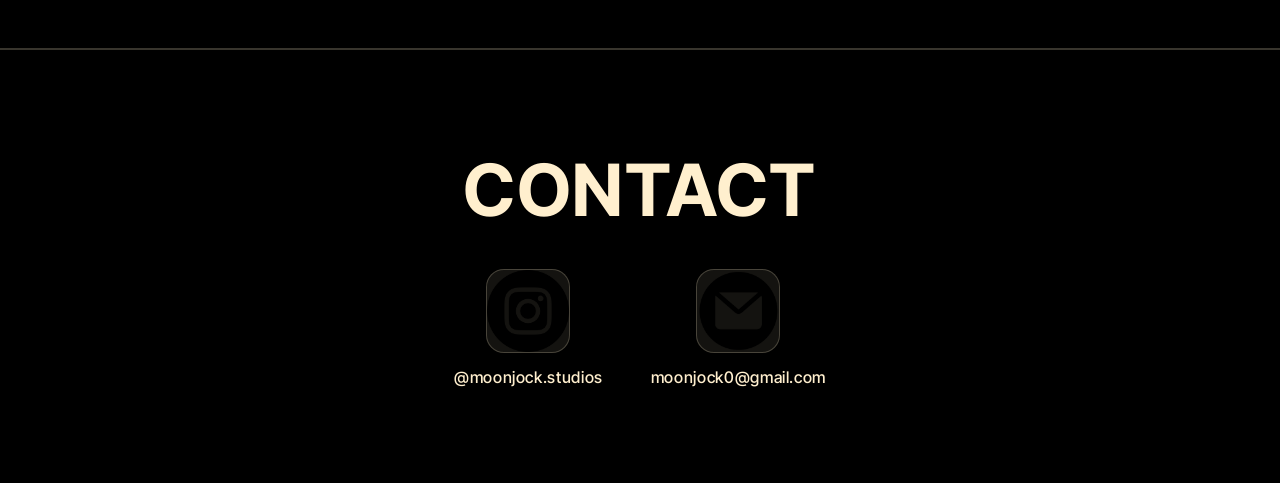
<file: photography.html>
<!DOCTYPE html>
<html lang="en">
<head>
  <meta charset="UTF-8">
  <meta name="viewport" content="width=device-width, initial-scale=1.0">
  <title>Photography &amp; Edits — Moonjock Studios</title>
  <meta name="description" content="Photography & Edits by Moonjock Studios — Product photography, food & beverage, fashion photography, video edits, and album covers.">
  <link rel="stylesheet" href="styles.css">
</head>
<body class="theme-black">

  <!-- Shared Top Navbar -->
  <nav class="site-nav">
    <a href="index.html" class="nav-brand">Moonjock Studios</a>
    <button class="nav-toggle" aria-label="Toggle navigation">☰</button>
    <ul class="nav-links">
      <li><a href="index.html">Home</a></li>
      <li><a href="film.html">Films</a></li>
      <li><a href="commercial.html">Commercial</a></li>
      <li><a href="photography.html" class="active">Photography &amp; Edits</a></li>
      <li><a href="#contact">Contact</a></li>
    </ul>
  </nav>

  <main class="portfolio-page">
    <header class="page-header">
      <h1 class="page-title">PHOTOGRAPHY &amp; EDITS</h1>
      <p class="page-subtitle">We work across product, food &amp; beverage, fashion photography, video edits and album art</p>
    </header>

    <!-- 1. PRODUCT PHOTOGRAPHY -->
    <section class="project-section">
      <div class="project-grid-4">
        <a href="https://drive.google.com/file/d/1C-MnQu2vlq5Y59tUFIycYjRZJVTyHRJT/view?usp=sharing" target="_blank" rel="noopener" class="media-item ratio-9-16">
          <img srcset="assets/image-f5f0f0a0-fcf7-4c01-a098-3404d3e25dbc_002_tHrs.webp 2x, assets/image-f5f0f0a0-fcf7-4c01-a098-3404d3e25dbc_004_tHrs.webp 3x"
               src="assets/image-f5f0f0a0-fcf7-4c01-a098-3404d3e25dbc_002_tHrs.webp"
               alt="Product Photography 1">
        </a>
        <a href="https://drive.google.com/file/d/1sMuWCIGtr85HFQ1g9GjYcNfRRqcmYD7t/view?usp=sharing" target="_blank" rel="noopener" class="media-item ratio-9-16">
          <img srcset="assets/image-c5853297-4b70-4a22-af1d-86d7e63e6092_tHrs.webp 2x, assets/image-c5853297-4b70-4a22-af1d-86d7e63e6092_002_tHrs.webp 3x"
               src="assets/image-c5853297-4b70-4a22-af1d-86d7e63e6092_tHrs.webp"
               alt="Product Photography 2">
        </a>
        <a href="https://drive.google.com/file/d/1YpsE307KZGBpo0KpzmJF91Q2k2YBaRLN/view?usp=drive_link" target="_blank" rel="noopener" class="media-item ratio-9-16">
          <img srcset="assets/image-06a658ef-611d-4f6d-8d14-7954b15170e2_003_tHrs.webp 2x, assets/image-06a658ef-611d-4f6d-8d14-7954b15170e2_tHrs.webp 3x"
               src="assets/image-06a658ef-611d-4f6d-8d14-7954b15170e2_003_tHrs.webp"
               alt="Product Photography 3">
        </a>
        <div class="media-item ratio-9-16 viewable">
          <img srcset="assets/image-a504c5d2-a29a-4975-a748-d31262e228b8_tHrs.webp 2x, assets/image-a504c5d2-a29a-4975-a748-d31262e228b8_002_tHrs.webp 3x"
               src="assets/image-a504c5d2-a29a-4975-a748-d31262e228b8_tHrs.webp"
               alt="Product Photography 4">
        </div>
      </div>
      <h2 class="project-label">PRODUCT PHOTOGRAPHY</h2>
    </section>

    <!-- 2. FOOD AND BEVERAGE -->
    <section class="project-section">
      <div class="project-grid-2">
        <a href="https://photos.app.goo.gl/tkYMgMWDTdoaEvwAA" target="_blank" rel="noopener" class="media-item ratio-16-9">
          <img srcset="assets/image-e624f5db-58d4-4daf-9be4-d62203100257_002_tHrs.webp 2x, assets/image-e624f5db-58d4-4daf-9be4-d62203100257_tHrs.webp 3x"
               src="assets/image-e624f5db-58d4-4daf-9be4-d62203100257_002_tHrs.webp"
               alt="Food and Beverage 1">
        </a>
        <a href="https://www.instagram.com/p/DUc1vgnEhu4/" target="_blank" rel="noopener" class="media-item ratio-16-9">
          <img srcset="assets/image-c637bbb4-148f-4ac8-8bce-887988235387_002_tHrs.webp 2x, assets/image-c637bbb4-148f-4ac8-8bce-887988235387_tHrs.webp 3x"
               src="assets/image-c637bbb4-148f-4ac8-8bce-887988235387_002_tHrs.webp"
               alt="Food and Beverage 2">
        </a>
      </div>
      <h2 class="project-label">FOOD AND BEVERAGE</h2>
    </section>

    <!-- 3. FASHION PHOTOGRAPHY -->
    <section class="project-section">
      <div class="project-grid-2">
        <div class="media-item ratio-3-2 viewable">
          <img srcset="assets/image-3ddd0114-15a0-4379-b690-e77129435e23_002_tHrs.webp 2x, assets/image-3ddd0114-15a0-4379-b690-e77129435e23_tHrs.webp 3x"
               src="assets/image-3ddd0114-15a0-4379-b690-e77129435e23_002_tHrs.webp"
               alt="Fashion Photography 1">
        </div>
        <div class="media-item ratio-3-2 viewable">
          <img srcset="assets/image-7d27a02e-6bb2-4924-b01f-d0b2e47c90ba_tHrs.webp 2x, assets/image-7d27a02e-6bb2-4924-b01f-d0b2e47c90ba_002_tHrs.webp 3x"
               src="assets/image-7d27a02e-6bb2-4924-b01f-d0b2e47c90ba_tHrs.webp"
               alt="Fashion Photography 2">
        </div>
      </div>
      <h2 class="project-label">FASHION PHOTOGRAPHY</h2>
      <div class="project-center-single">
        <div class="media-item ratio-3-2 viewable">
          <img srcset="assets/image-85e1f656-4c23-4c4d-80c2-c2f68f12d031_002_tHrs.webp 2x, assets/image-85e1f656-4c23-4c4d-80c2-c2f68f12d031_tHrs.webp 3x"
               src="assets/image-85e1f656-4c23-4c4d-80c2-c2f68f12d031_002_tHrs.webp"
               alt="Fashion Photography 3">
        </div>
      </div>
    </section>

    <!-- 4. VIDEO EDITS -->
    <section class="project-section">
      <div class="paired-work-grid">
        <div class="paired-work-card">
          <a href="https://youtu.be/F5zkAgTVPGI" target="_blank" rel="noopener" class="media-item ratio-16-9">
            <img srcset="assets/image-eda8259c-b8bb-4e1e-b646-d13b6f434534_tHrs.webp 2x, assets/image-eda8259c-b8bb-4e1e-b646-d13b6f434534_002_tHrs.webp 3x"
                 src="assets/image-eda8259c-b8bb-4e1e-b646-d13b6f434534_tHrs.webp"
                 alt="Motion Picture Soundtrack Edit">
          </a>
          <h2 class="project-label">MOTION PICTURE SOUNDTRACK - EDIT</h2>
        </div>

        <div class="paired-work-card">
          <a href="https://www.youtube.com/watch?v=M1Mv4LIepVc" target="_blank" rel="noopener" class="media-item ratio-16-9">
            <img srcset="assets/image-b67b1af6-933d-4cab-b097-0eda5abc3ad1_tHrs.webp 2x, assets/image-b67b1af6-933d-4cab-b097-0eda5abc3ad1_002_tHrs.webp 3x"
                 src="assets/image-b67b1af6-933d-4cab-b097-0eda5abc3ad1_tHrs.webp"
                 alt="Christmas in Delhi Edit">
          </a>
          <h2 class="project-label">CHRISTMAS IN DELHI - EDIT</h2>
        </div>

        <div class="paired-work-card">
          <a href="https://youtu.be/nKeWj79qWkw" target="_blank" rel="noopener" class="media-item ratio-16-9">
            <img srcset="assets/image-c76471c7-8249-41d2-ad64-ca170f4e57c3_002_tHrs.webp 2x, assets/image-c76471c7-8249-41d2-ad64-ca170f4e57c3_tHrs.webp 3x"
                 src="assets/image-c76471c7-8249-41d2-ad64-ca170f4e57c3_002_tHrs.webp"
                 alt="Diwali Edit">
          </a>
          <h2 class="project-label">DIWALI - EDIT</h2>
        </div>

        <div class="paired-work-card">
          <a href="https://youtu.be/3LqSn-l7gWU?si=-43zklHrDqgG9DJP" target="_blank" rel="noopener" class="media-item ratio-16-9">
            <img srcset="assets/image-70649e6e-7638-4f50-a71a-7deb9e1bef3c_002_tHrs.webp 2x, assets/image-70649e6e-7638-4f50-a71a-7deb9e1bef3c_tHrs.webp 3x"
                 src="assets/image-70649e6e-7638-4f50-a71a-7deb9e1bef3c_002_tHrs.webp"
                 alt="December Psalm Edit">
          </a>
          <h2 class="project-label">DECEMBER PSALM - EDIT</h2>
        </div>
      </div>
    </section>

    <!-- 5. ALBUM COVERS -->
    <section class="project-section">
      <h2 class="project-label center">ALBUM COVERS</h2>
      <div class="project-grid-2">
        <div class="media-item ratio-3-2 viewable">
          <img srcset="assets/image-bab8044f-d92e-4d58-aaff-f8083f6373ed_002_tHrs.webp 2x, assets/image-bab8044f-d92e-4d58-aaff-f8083f6373ed_tHrs.webp 3x"
               src="assets/image-bab8044f-d92e-4d58-aaff-f8083f6373ed_002_tHrs.webp"
               alt="Album Cover 1">
        </div>
        <div class="media-item ratio-3-2 viewable">
          <img srcset="assets/image-0b0318b1-7bd1-460d-b10c-9b32f7f0f5ca_tHrs.webp 2x, assets/image-0b0318b1-7bd1-460d-b10c-9b32f7f0f5ca_002_tHrs.webp 3x"
               src="assets/image-0b0318b1-7bd1-460d-b10c-9b32f7f0f5ca_tHrs.webp"
               alt="Album Cover 2">
        </div>
        <div class="media-item ratio-3-2 viewable">
          <img srcset="assets/image-225142c5-090b-45ba-bfc7-5597be90c014_tHrs.webp 2x, assets/image-225142c5-090b-45ba-bfc7-5597be90c014_002_tHrs.webp 3x"
               src="assets/image-225142c5-090b-45ba-bfc7-5597be90c014_tHrs.webp"
               alt="Album Cover 3">
        </div>
        <div class="media-item ratio-3-2 viewable">
          <img srcset="assets/image-6b97305a-5b4a-414a-b996-6d5c970def86_002_tHrs.webp 2x, assets/image-6b97305a-5b4a-414a-b996-6d5c970def86_tHrs.webp 3x"
               src="assets/image-6b97305a-5b4a-414a-b996-6d5c970def86_002_tHrs.webp"
               alt="Album Cover 4">
        </div>
        <div class="media-item ratio-3-2 viewable">
          <img srcset="assets/image-c4a0b027-bc11-40d1-8f47-19e80dc3973b_002_tHrs.webp 2x, assets/image-c4a0b027-bc11-40d1-8f47-19e80dc3973b_tHrs.webp 3x"
               src="assets/image-c4a0b027-bc11-40d1-8f47-19e80dc3973b_002_tHrs.webp"
               alt="Album Cover 5">
        </div>
        <div class="media-item ratio-3-2 viewable">
          <img srcset="assets/image-fad697c0-39e2-4f3d-83e4-c890a1c7041d_tHrs.webp 2x, assets/image-fad697c0-39e2-4f3d-83e4-c890a1c7041d_002_tHrs.webp 3x"
               src="assets/image-fad697c0-39e2-4f3d-83e4-c890a1c7041d_tHrs.webp"
               alt="Album Cover 6">
        </div>
      </div>
    </section>
  </main>

  <!-- Shared Contact Footer -->
  <footer class="contact-section" id="contact">
    <h2 class="contact-title">CONTACT</h2>
    <div class="contact-links">
      <a href="https://www.instagram.com/moonjock.studios?obrf=ZWNiZWg4N25ucDJ6" target="_blank" rel="noopener" class="contact-link-item">
        <div class="contact-icon-box">
          <img srcset="assets/image-efb0baba-76b4-441f-a716-4bd77c268e4e_tHrs.webp 2x, assets/image-efb0baba-76b4-441f-a716-4bd77c268e4e_002_tHrs.webp 3x"
               src="assets/image-efb0baba-76b4-441f-a716-4bd77c268e4e_tHrs.webp"
               alt="Instagram">
        </div>
        <span class="contact-link-label">@moonjock.studios</span>
      </a>

      <a href="mailto:moonjock0@gmail.com" class="contact-link-item">
        <div class="contact-icon-box">
          <img srcset="assets/image-2618921a-3237-41ff-9896-d4322df9dd21_tHrs.webp 2x, assets/image-2618921a-3237-41ff-9896-d4322df9dd21_002_tHrs.webp 3x"
               src="assets/image-2618921a-3237-41ff-9896-d4322df9dd21_tHrs.webp"
               alt="Email Moonjock Studios">
        </div>
        <span class="contact-link-label">moonjock0@gmail.com</span>
      </a>
    </div>
  </footer>

  <script src="script.js"></script>
</body>
</html>
</file>
<file: styles.css>
@import url('https://fonts.googleapis.com/css2?family=Inter+Tight:wght@300;400;500;600;700&display=swap');

:root {
  --cream: #FFEFCE;
  --cream-dim: rgba(255, 239, 206, 0.78);
  --cream-faint: rgba(255, 239, 206, 0.22);
  --bg-red: #8B1A1A;
  --bg-taupe: #8B7E74;
  --bg-black: #000000;
  --nav-height: 68px;
}

*, *::before, *::after {
  box-sizing: border-box;
  margin: 0;
  padding: 0;
}

html {
  scroll-behavior: smooth;
}

body {
  font-family: 'Inter Tight', -apple-system, BlinkMacSystemFont, sans-serif;
  color: var(--cream);
  background-color: var(--bg-black);
  min-height: 100vh;
  overflow-x: hidden;
  -webkit-font-smoothing: antialiased;
}

/* Page background themes matching Readymag slides */
body.theme-home {
  background-color: var(--bg-red);
}

body.theme-taupe {
  background-color: var(--bg-taupe);
  background-image: url("https://i-p.rmcdn.net/686d03b8d21fc3e62f596a3b/5682519/image-894acdfe-298c-47d6-bb69-451108fb8cbd.png?e=webp&nll=true");
  background-attachment: fixed;
  background-size: cover;
  background-position: center;
}

body.theme-commercial {
  background-color: var(--bg-taupe);
  background-image: url("https://i-p.rmcdn.net/686d03b8d21fc3e62f596a3b/5682519/image-e677b475-545d-4c89-94b3-2a5279166fc5.png?e=webp&nll=true");
  background-attachment: fixed;
  background-size: cover;
  background-position: center;
}

body.theme-black {
  background-color: var(--bg-black);
}

a {
  color: var(--cream);
  text-decoration: none;
}

/* ========================
   SHARED TOP NAVBAR
   ======================== */
.site-nav {
  position: fixed;
  top: 0;
  left: 0;
  right: 0;
  height: var(--nav-height);
  z-index: 1000;
  display: flex;
  align-items: center;
  justify-content: space-between;
  padding: 0 40px;
  background: rgba(15, 12, 12, 0.72);
  backdrop-filter: blur(14px);
  -webkit-backdrop-filter: blur(14px);
  border-bottom: 1px solid var(--cream-faint);
}

.nav-brand {
  font-size: 20px;
  font-weight: 600;
  letter-spacing: 0.06em;
  text-transform: uppercase;
  color: var(--cream);
  transition: opacity 0.2s ease;
}

.nav-brand:hover {
  opacity: 0.85;
}

.nav-links {
  display: flex;
  align-items: center;
  gap: 32px;
  list-style: none;
}

.nav-links a {
  font-size: 14px;
  font-weight: 600;
  letter-spacing: 0.08em;
  text-transform: uppercase;
  color: var(--cream-dim);
  padding-bottom: 4px;
  border-bottom: 2px solid transparent;
  transition: color 0.2s ease, border-color 0.2s ease;
}

.nav-links a:hover,
.nav-links a.active {
  color: var(--cream);
  border-bottom-color: var(--cream);
}

.nav-toggle {
  display: none;
  background: none;
  border: none;
  color: var(--cream);
  cursor: pointer;
  padding: 8px;
}

/* ========================
   HERO / COVER (INDEX)
   ======================== */
.hero-cover {
  position: relative;
  min-height: 100vh;
  width: 100%;
  padding-top: var(--nav-height);
  display: flex;
  flex-direction: column;
  align-items: center;
  justify-content: center;
  overflow: hidden;
  background-color: var(--bg-red);
  background-image: url("https://i-p.rmcdn.net/686d03b8d21fc3e62f596a3b/5682519/image-8e98a46a-d903-4533-b7ba-830d490e268a.png?e=webp&nll=true");
  background-size: cover;
  background-position: center;
}

.hero-floating-stage {
  position: relative;
  width: min(1280px, 96vw);
  height: min(760px, 84vh);
  display: flex;
  flex-direction: column;
  align-items: center;
  justify-content: center;
}

.hero-title-wrap {
  position: relative;
  z-index: 5;
  text-align: center;
  pointer-events: none;
}

.hero-title {
  font-size: clamp(64px, 12.5vw, 175px);
  font-weight: 600;
  line-height: 0.96;
  letter-spacing: -0.02em;
  text-transform: uppercase;
  color: var(--cream);
  text-shadow: 0 8px 36px rgba(0, 0, 0, 0.38);
}

.hero-subtitle {
  position: relative;
  z-index: 6;
  margin-top: 28px;
  font-size: clamp(16px, 2.2vw, 28px);
  font-weight: 500;
  letter-spacing: 0.12em;
  text-transform: uppercase;
  color: var(--cream);
  text-align: center;
}

/* 5 Floating Stills from Readymag Cover */
.floating-still {
  position: absolute;
  overflow: hidden;
  box-shadow: 0 14px 36px rgba(0, 0, 0, 0.42);
  transition: transform 0.35s ease, z-index 0s;
}

.floating-still img {
  width: 100%;
  height: 100%;
  object-fit: cover;
  display: block;
}

.floating-still:hover {
  z-index: 10;
}

/* Top-left still */
.still-1 {
  left: 1%;
  top: 6%;
  width: clamp(180px, 25vw, 330px);
  aspect-ratio: 258 / 154;
  z-index: 2;
  animation: float-1 3.4s ease-in-out infinite alternate;
}

/* Top-center still */
.still-2 {
  left: 36%;
  top: 2%;
  width: clamp(210px, 31vw, 420px);
  aspect-ratio: 355 / 199;
  z-index: 3;
  animation: float-2 4s cubic-bezier(0.42, 0, 0.43, 0.95) infinite alternate;
}

/* Top-right still */
.still-3 {
  right: 1%;
  top: 5%;
  width: clamp(170px, 23vw, 310px);
  aspect-ratio: 239 / 145;
  z-index: 4;
  animation: float-3 3.6s ease-in-out infinite alternate;
}

/* Bottom-left still */
.still-4 {
  left: 7%;
  bottom: 6%;
  width: clamp(180px, 25vw, 330px);
  aspect-ratio: 258 / 194;
  z-index: 4;
  animation: float-4 4s cubic-bezier(0.31, 0, 0.39, 1) infinite alternate;
}

/* Bottom-right still */
.still-5 {
  right: 10%;
  bottom: 5%;
  width: clamp(190px, 27vw, 355px);
  aspect-ratio: 277 / 164;
  z-index: 6;
  animation: float-5 3.6s ease-in-out infinite alternate;
}

@keyframes float-1 {
  0% { transform: translateY(0px); }
  100% { transform: translateY(18px); }
}
@keyframes float-2 {
  0% { transform: translateY(0px); }
  100% { transform: translateY(26px); }
}
@keyframes float-3 {
  0% { transform: translateY(0px); }
  100% { transform: translateY(22px); }
}
@keyframes float-4 {
  0% { transform: translateY(0px); }
  100% { transform: translateY(-28px); }
}
@keyframes float-5 {
  0% { transform: translateY(0px); }
  100% { transform: translateY(-22px); }
}

/* ========================
   INDEX DIRECTORY CARDS
   ======================== */
.work-directory {
  max-width: 1280px;
  margin: 0 auto;
  padding: 96px 32px;
}

.directory-heading {
  font-size: clamp(36px, 5vw, 64px);
  font-weight: 600;
  text-transform: uppercase;
  letter-spacing: -0.01em;
  margin-bottom: 48px;
  text-align: center;
}

.directory-grid {
  display: grid;
  grid-template-columns: repeat(3, 1fr);
  gap: 32px;
}

.directory-card {
  display: flex;
  flex-direction: column;
  background: rgba(0, 0, 0, 0.35);
  border: 1px solid var(--cream-faint);
  overflow: hidden;
  transition: transform 0.3s ease, border-color 0.3s ease, box-shadow 0.3s ease;
}

.directory-card:hover {
  transform: translateY(-6px);
  border-color: var(--cream);
  box-shadow: 0 20px 44px rgba(0, 0, 0, 0.45);
}

.directory-card-thumb {
  position: relative;
  width: 100%;
  aspect-ratio: 16 / 10;
  overflow: hidden;
}

.directory-card-thumb img {
  width: 100%;
  height: 100%;
  object-fit: cover;
  transition: transform 0.5s ease;
}

.directory-card:hover .directory-card-thumb img {
  transform: scale(1.05);
}

.directory-card-body {
  padding: 28px 24px 32px;
  display: flex;
  flex-direction: column;
  flex: 1;
}

.directory-card-title {
  font-size: 32px;
  font-weight: 600;
  text-transform: uppercase;
  margin-bottom: 12px;
  display: flex;
  align-items: center;
  justify-content: space-between;
}

.directory-card-arrow {
  font-size: 24px;
  transition: transform 0.25s ease;
}

.directory-card:hover .directory-card-arrow {
  transform: translateX(5px);
}

.directory-card-desc {
  font-size: 16px;
  font-weight: 400;
  line-height: 1.45;
  color: var(--cream-dim);
}

/* ========================
   PORTFOLIO PAGE CONTAINER
   ======================== */
.portfolio-page {
  max-width: 1280px;
  margin: 0 auto;
  padding: calc(var(--nav-height) + 64px) 32px 96px;
}

.page-header {
  margin-bottom: 64px;
}

.page-title {
  font-size: clamp(54px, 8vw, 110px);
  font-weight: 600;
  line-height: 1;
  text-transform: uppercase;
  color: var(--cream);
  margin-bottom: 16px;
}

.page-subtitle {
  font-size: clamp(18px, 2.4vw, 30px);
  font-weight: 400;
  line-height: 1.3;
  color: var(--cream);
  max-width: 960px;
}

/* Project / Work Blocks */
.project-section {
  margin-bottom: 84px;
}

.project-grid-2 {
  display: grid;
  grid-template-columns: repeat(2, 1fr);
  gap: 24px;
}

.project-grid-3 {
  display: grid;
  grid-template-columns: repeat(3, 1fr);
  gap: 18px;
}

.project-grid-4 {
  display: grid;
  grid-template-columns: repeat(4, 1fr);
  gap: 20px;
}

.project-banner {
  max-width: 860px;
  margin: 0 auto;
}

.project-center-single {
  max-width: 560px;
  margin: 24px auto 0;
}

.project-label {
  font-size: clamp(20px, 2.3vw, 30px);
  font-weight: 600;
  text-transform: uppercase;
  letter-spacing: 0.02em;
  color: var(--cream);
  margin-top: 18px;
  margin-bottom: 18px;
}

.project-label.center {
  text-align: center;
}

/* Media / Image Cards */
.media-item {
  position: relative;
  display: block;
  width: 100%;
  overflow: hidden;
  background: rgba(0, 0, 0, 0.2);
}

.media-item.ratio-16-9 {
  aspect-ratio: 16 / 9;
}

.media-item.ratio-3-2 {
  aspect-ratio: 3 / 2;
}

.media-item.ratio-9-16 {
  aspect-ratio: 9 / 16;
}

.media-item img {
  width: 100%;
  height: 100%;
  object-fit: cover;
  display: block;
  transition: transform 0.4s ease, filter 0.3s ease;
}

.media-item:hover img {
  transform: scale(1.025);
}

/* External video/link badge on hover */
a.media-item::after {
  content: "↗";
  position: absolute;
  top: 14px;
  right: 14px;
  width: 36px;
  height: 36px;
  border-radius: 50%;
  background: rgba(0, 0, 0, 0.68);
  color: var(--cream);
  display: flex;
  align-items: center;
  justify-content: center;
  font-size: 16px;
  font-weight: 600;
  opacity: 0.85;
  transition: opacity 0.25s ease, transform 0.25s ease, background 0.25s ease;
  pointer-events: none;
}

a.media-item:hover::after {
  opacity: 1;
  background: var(--bg-red);
  transform: scale(1.08);
}

.media-item.viewable {
  cursor: zoom-in;
}

/* Special handling for the 3 Zomunk images stored sideways (16:9 rotated 90deg clockwise) */
.rotated-90-wrap {
  position: relative;
  width: 100%;
  aspect-ratio: 9 / 16;
  overflow: hidden;
  background: rgba(0, 0, 0, 0.2);
}

.rotated-90-wrap img {
  position: absolute;
  top: 50%;
  left: 50%;
  width: 177.78%;
  height: 56.25%;
  object-fit: cover;
  transform: translate(-50%, -50%) rotate(90deg);
  transition: transform 0.4s ease;
}

.rotated-90-wrap:hover img {
  transform: translate(-50%, -50%) rotate(90deg) scale(1.03);
}

/* Side-by-side paired cards with individual titles */
.paired-work-grid {
  display: grid;
  grid-template-columns: repeat(2, 1fr);
  gap: 28px;
}

.paired-work-card {
  display: flex;
  flex-direction: column;
}

/* ========================
   CONTACT SECTION & FOOTER
   ======================== */
.contact-section {
  position: relative;
  padding: 96px 32px;
  text-align: center;
  border-top: 2px solid var(--cream-faint);
  background-color: rgba(0, 0, 0, 0.28);
}

.contact-title {
  font-size: clamp(44px, 6vw, 72px);
  font-weight: 700;
  letter-spacing: 0.02em;
  text-transform: uppercase;
  color: var(--cream);
  margin-bottom: 36px;
}

.contact-links {
  display: flex;
  align-items: center;
  justify-content: center;
  gap: 48px;
  flex-wrap: wrap;
}

.contact-link-item {
  display: flex;
  flex-direction: column;
  align-items: center;
  gap: 14px;
  transition: transform 0.25s ease, opacity 0.25s ease;
}

.contact-link-item:hover {
  transform: translateY(-4px);
}

.contact-icon-box {
  width: 84px;
  height: 84px;
  border-radius: 18px;
  overflow: hidden;
  display: flex;
  align-items: center;
  justify-content: center;
  background: rgba(255, 239, 206, 0.08);
  border: 1px solid var(--cream-faint);
}

.contact-icon-box img {
  width: 100%;
  height: 100%;
  object-fit: cover;
}

.contact-link-label {
  font-size: 16px;
  font-weight: 500;
  letter-spacing: 0.04em;
  color: var(--cream);
}

/* ========================
   LIGHTBOX MODAL
   ======================== */
.lightbox-overlay {
  position: fixed;
  inset: 0;
  z-index: 2000;
  background: rgba(0, 0, 0, 0.92);
  display: none;
  align-items: center;
  justify-content: center;
  padding: 32px;
  cursor: zoom-out;
}

.lightbox-overlay.open {
  display: flex;
}

.lightbox-overlay img {
  max-width: 92vw;
  max-height: 90vh;
  object-fit: contain;
  box-shadow: 0 20px 60px rgba(0, 0, 0, 0.8);
}

.lightbox-overlay img.rotated-90 {
  max-width: 88vh;
  max-height: 88vw;
  transform: rotate(90deg);
}

/* ========================
   RESPONSIVE BREAKPOINTS
   ======================== */
@media (max-width: 960px) {
  .directory-grid {
    grid-template-columns: 1fr;
    max-width: 600px;
    margin: 0 auto;
  }

  .project-grid-4 {
    grid-template-columns: repeat(2, 1fr);
  }
}

@media (max-width: 768px) {
  .site-nav {
    padding: 0 20px;
  }

  .nav-toggle {
    display: block;
  }

  .nav-links {
    position: fixed;
    top: var(--nav-height);
    left: 0;
    right: 0;
    background: rgba(15, 12, 12, 0.96);
    flex-direction: column;
    padding: 24px;
    gap: 20px;
    border-bottom: 1px solid var(--cream-faint);
    display: none;
  }

  .nav-links.open {
    display: flex;
  }

  .project-grid-2,
  .paired-work-grid {
    grid-template-columns: 1fr;
  }

  .project-grid-3 {
    grid-template-columns: repeat(2, 1fr);
  }

  .portfolio-page {
    padding: calc(var(--nav-height) + 40px) 18px 64px;
  }

  .still-1 { width: 42vw; left: 2%; top: 6%; }
  .still-2 { width: 48vw; left: 26%; top: 1%; }
  .still-3 { width: 40vw; right: 2%; top: 8%; }
  .still-4 { width: 42vw; left: 3%; bottom: 10%; }
  .still-5 { width: 44vw; right: 3%; bottom: 8%; }
}
</file>
